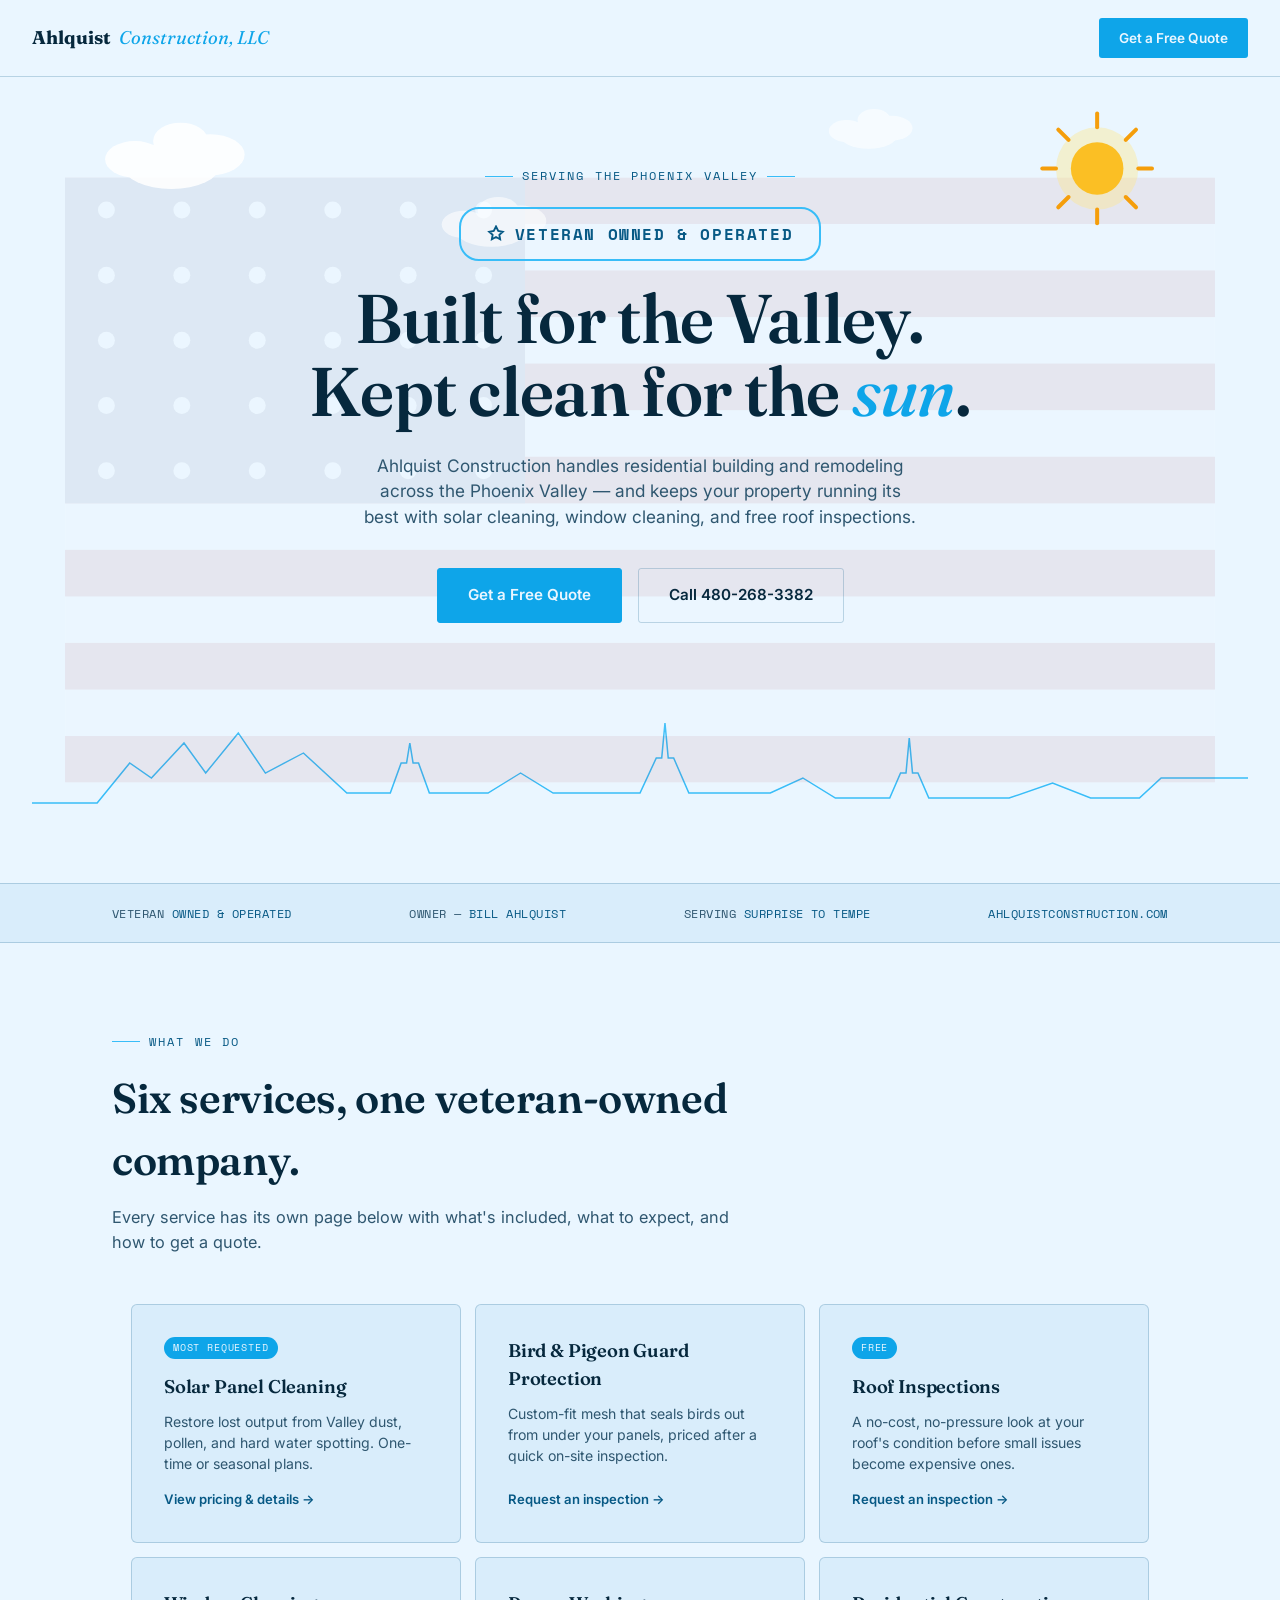
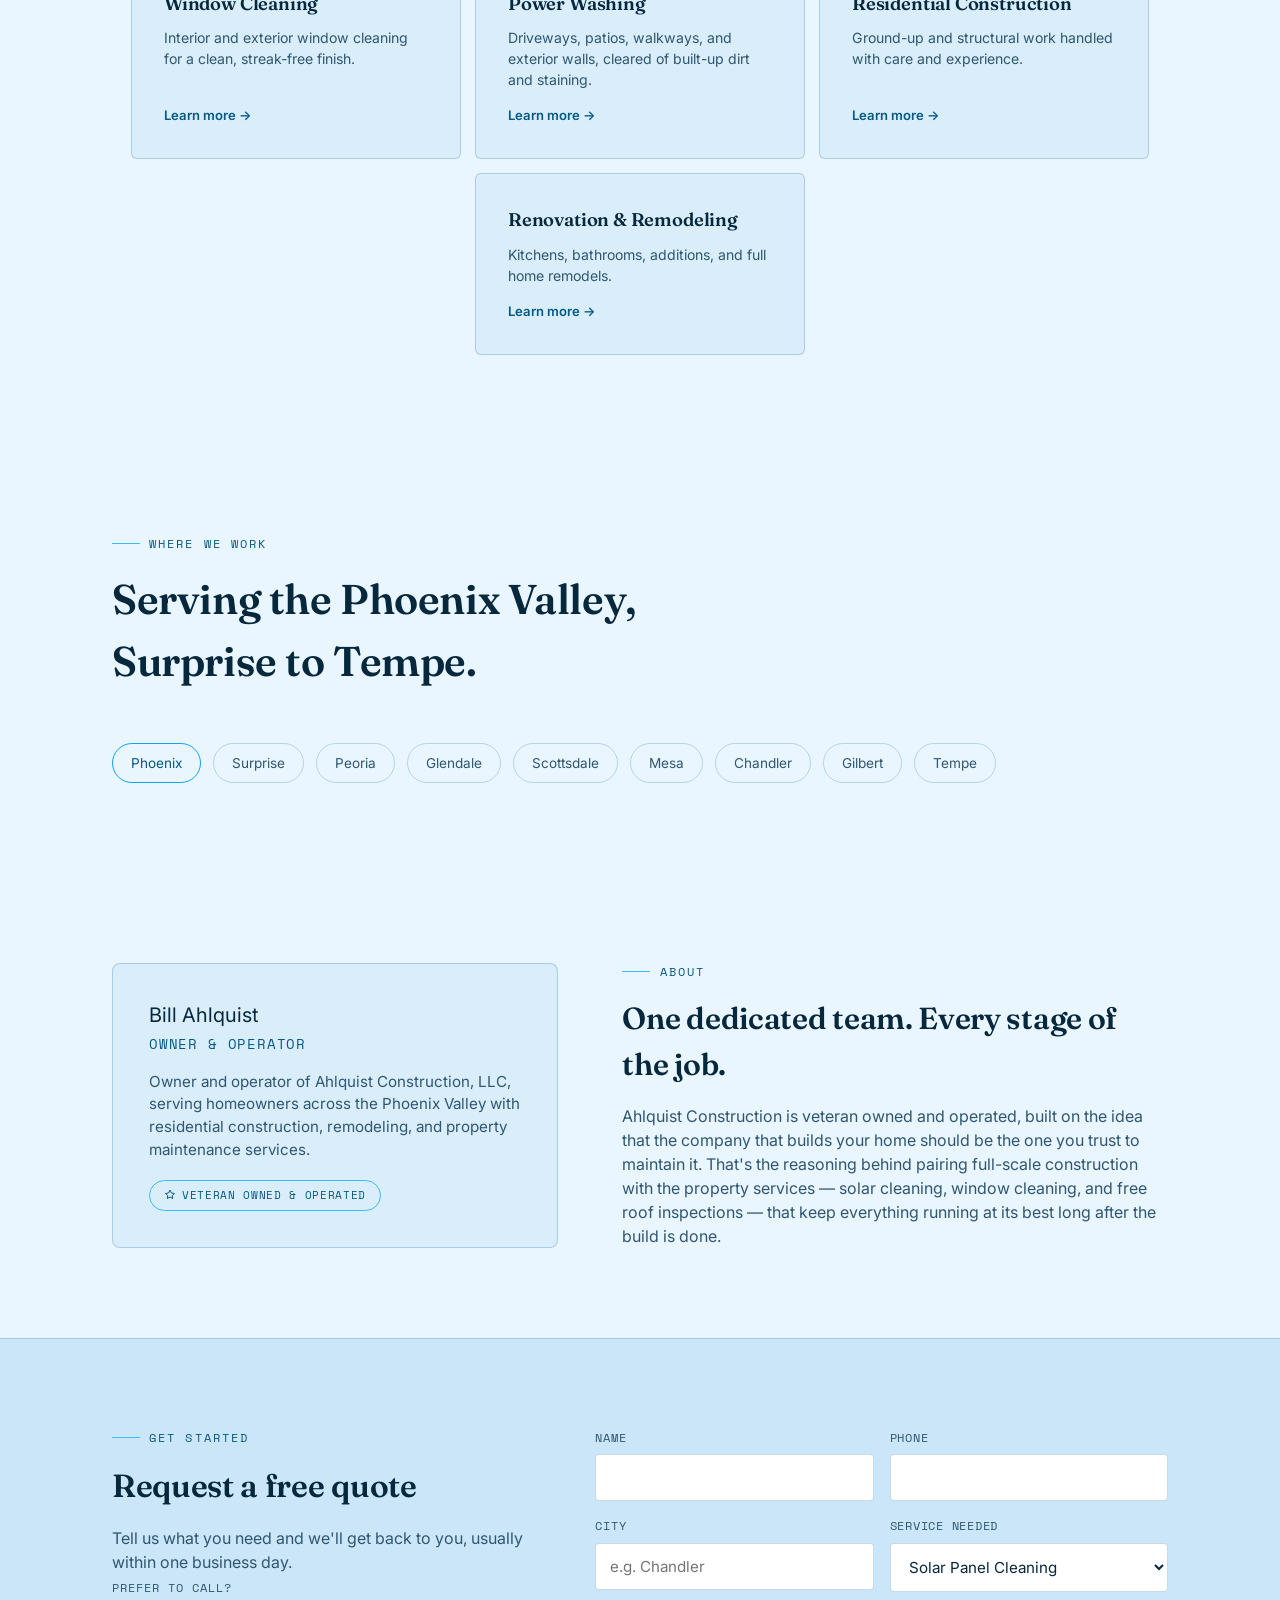
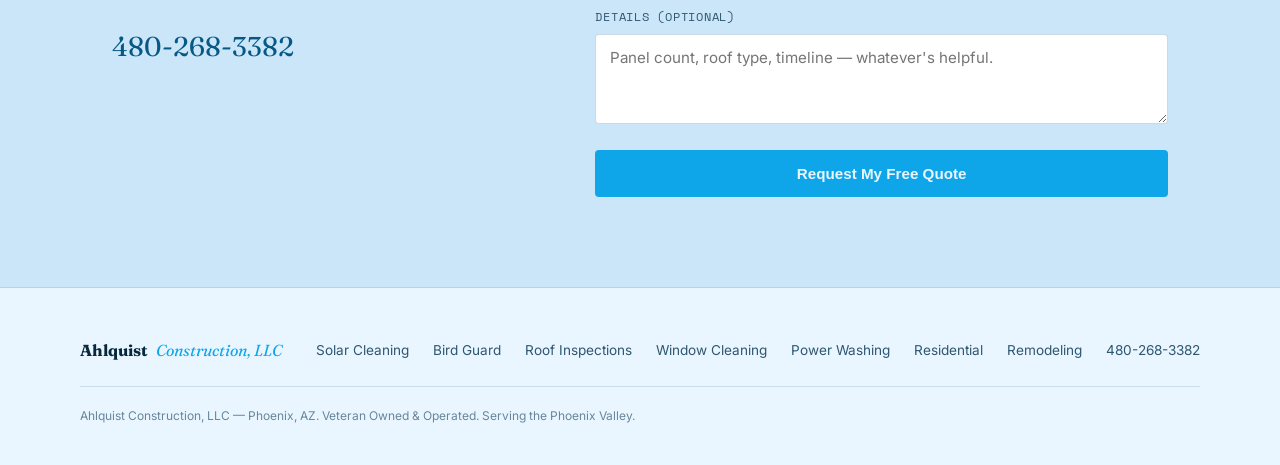
<file: index.html>
<!DOCTYPE html>
<html lang="en">
<head>
<meta charset="UTF-8">
<meta name="viewport" content="width=device-width, initial-scale=1.0">
<title>Ahlquist Construction, LLC | Phoenix Valley General Contractor & Property Services</title>
<link rel="preconnect" href="https://fonts.googleapis.com">
<link href="https://fonts.googleapis.com/css2?family=Fraunces:ital,opsz,wght@0,9..144,400;0,9..144,600;0,9..144,700;1,9..144,500&family=Inter:wght@400;500;600;700&family=Space+Mono:wght@400;700&display=swap" rel="stylesheet">
<link rel="stylesheet" href="style.css">
</head>
<body>

<nav>
  <div class="nav-inner">
    <div class="brand">Ahlquist <span>Construction, LLC</span></div>
    <div class="nav-links">
      <a href="solar-panel-cleaning.html">Solar Cleaning</a>
      <a href="bird-guard-protection.html">Bird Guard</a>
      <a href="roof-inspections.html">Roof Inspections</a>
      <a href="window-cleaning.html">Window Cleaning</a>
      <a href="power-washing.html">Power Washing</a>
      <a href="residential-construction.html">Residential</a>
      <a href="renovation-remodeling.html">Remodeling</a>
    </div>
    <a href="#quote" class="nav-cta">Get a Free Quote</a>
  </div>
</nav>

<section class="hero">
  <svg class="flag-decor" viewBox="0 0 950 500" preserveAspectRatio="xMidYMid meet" aria-hidden="true">
    <g>
    <rect x="0" y="0" width="950" height="500" fill="#ffffff"/>
    <rect x="0" y="0.0" width="950" height="38.5" fill="#B22234"/>
    <rect x="0" y="76.9" width="950" height="38.5" fill="#B22234"/>
    <rect x="0" y="153.8" width="950" height="38.5" fill="#B22234"/>
    <rect x="0" y="230.8" width="950" height="38.5" fill="#B22234"/>
    <rect x="0" y="307.7" width="950" height="38.5" fill="#B22234"/>
    <rect x="0" y="384.6" width="950" height="38.5" fill="#B22234"/>
    <rect x="0" y="461.5" width="950" height="38.5" fill="#B22234"/>
    <rect x="0" y="0" width="380.0" height="269.2" fill="#3C3B6E"/>
    <circle cx="34.2" cy="26.9" r="7" fill="#ffffff"/>
    <circle cx="96.5" cy="26.9" r="7" fill="#ffffff"/>
    <circle cx="158.8" cy="26.9" r="7" fill="#ffffff"/>
    <circle cx="221.2" cy="26.9" r="7" fill="#ffffff"/>
    <circle cx="283.5" cy="26.9" r="7" fill="#ffffff"/>
    <circle cx="345.8" cy="26.9" r="7" fill="#ffffff"/>
    <circle cx="34.2" cy="80.8" r="7" fill="#ffffff"/>
    <circle cx="96.5" cy="80.8" r="7" fill="#ffffff"/>
    <circle cx="158.8" cy="80.8" r="7" fill="#ffffff"/>
    <circle cx="221.2" cy="80.8" r="7" fill="#ffffff"/>
    <circle cx="283.5" cy="80.8" r="7" fill="#ffffff"/>
    <circle cx="345.8" cy="80.8" r="7" fill="#ffffff"/>
    <circle cx="34.2" cy="134.6" r="7" fill="#ffffff"/>
    <circle cx="96.5" cy="134.6" r="7" fill="#ffffff"/>
    <circle cx="158.8" cy="134.6" r="7" fill="#ffffff"/>
    <circle cx="221.2" cy="134.6" r="7" fill="#ffffff"/>
    <circle cx="283.5" cy="134.6" r="7" fill="#ffffff"/>
    <circle cx="345.8" cy="134.6" r="7" fill="#ffffff"/>
    <circle cx="34.2" cy="188.5" r="7" fill="#ffffff"/>
    <circle cx="96.5" cy="188.5" r="7" fill="#ffffff"/>
    <circle cx="158.8" cy="188.5" r="7" fill="#ffffff"/>
    <circle cx="221.2" cy="188.5" r="7" fill="#ffffff"/>
    <circle cx="283.5" cy="188.5" r="7" fill="#ffffff"/>
    <circle cx="345.8" cy="188.5" r="7" fill="#ffffff"/>
    <circle cx="34.2" cy="242.3" r="7" fill="#ffffff"/>
    <circle cx="96.5" cy="242.3" r="7" fill="#ffffff"/>
    <circle cx="158.8" cy="242.3" r="7" fill="#ffffff"/>
    <circle cx="221.2" cy="242.3" r="7" fill="#ffffff"/>
    <circle cx="283.5" cy="242.3" r="7" fill="#ffffff"/>
    <circle cx="345.8" cy="242.3" r="7" fill="#ffffff"/>
    </g>
  </svg>
  <svg class="sky-decor" viewBox="0 0 1120 300" preserveAspectRatio="xMidYMid slice" aria-hidden="true">
    <g class="cloud" transform="translate(150,70)">
      <ellipse cx="0" cy="18" rx="42" ry="20"/>
      <ellipse cx="34" cy="8" rx="30" ry="18"/>
      <ellipse cx="-32" cy="12" rx="26" ry="16"/>
      <ellipse cx="8" cy="-4" rx="24" ry="16"/>
    </g>
    <g class="cloud cloud-soft" transform="translate(430,130) scale(0.75)">
      <ellipse cx="0" cy="18" rx="42" ry="20"/>
      <ellipse cx="34" cy="8" rx="30" ry="18"/>
      <ellipse cx="-32" cy="12" rx="26" ry="16"/>
      <ellipse cx="8" cy="-4" rx="24" ry="16"/>
    </g>
    <g class="sun" transform="translate(960,90)">
      <circle r="36" fill="#FDE68A" opacity="0.4"/>
      <circle r="23" fill="#FBBF24"/>
      <g stroke="#F59E0B" stroke-width="3.5" stroke-linecap="round">
        <line x1="0" y1="-48" x2="0" y2="-36"/>
        <line x1="0" y1="36" x2="0" y2="48"/>
        <line x1="-48" y1="0" x2="-36" y2="0"/>
        <line x1="36" y1="0" x2="48" y2="0"/>
        <line x1="-34" y1="-34" x2="-25" y2="-25"/>
        <line x1="25" y1="25" x2="34" y2="34"/>
        <line x1="-34" y1="34" x2="-25" y2="25"/>
        <line x1="25" y1="-25" x2="34" y2="-34"/>
      </g>
    </g>
    <g class="cloud cloud-soft" transform="translate(760,50) scale(0.6)">
      <ellipse cx="0" cy="18" rx="42" ry="20"/>
      <ellipse cx="34" cy="8" rx="30" ry="18"/>
      <ellipse cx="-32" cy="12" rx="26" ry="16"/>
      <ellipse cx="8" cy="-4" rx="24" ry="16"/>
    </g>
  </svg>
  <div class="wrap">
    <div class="eyebrow">Serving the Phoenix Valley</div>
    <div class="badge-row">
      <span class="badge badge-large"><svg viewBox="0 0 24 24" fill="none" stroke="currentColor" stroke-width="2.5"><path d="M12 2l3 6 6 1-4.5 4 1 6L12 16l-5.5 3 1-6L3 9l6-1z"/></svg>Veteran Owned &amp; Operated</span>
    </div>
    <h1>Built for the Valley.<br>Kept clean for the <em>sun</em>.</h1>
    <p class="sub">Ahlquist Construction handles residential building and remodeling across the Phoenix Valley — and keeps your property running its best with solar cleaning, window cleaning, and free roof inspections.</p>
    <div class="hero-ctas">
      <a href="#quote" class="btn-primary">Get a Free Quote</a>
      <a href="tel:4802683382" class="btn-ghost">Call 480-268-3382</a>
    </div>
  </div>
  <svg class="skyline" viewBox="0 0 1120 130" preserveAspectRatio="none">
    <path class="draw" d="M0,120 L60,120 L90,80 L110,95 L140,60 L160,90 L190,50 L215,90 L250,70 L290,110 L330,110 L340,80 L345,80 L348,60 L351,80 L356,80 L366,110 L420,110 L450,90 L480,110 L560,110 L575,75 L580,75 L583,40 L586,75 L591,75 L605,110 L680,110 L710,95 L740,115 L790,115 L800,90 L805,90 L808,55 L811,90 L816,90 L826,115 L900,115 L940,100 L975,115 L1020,115 L1040,95 L1120,95" />
  </svg>
</section>

<div class="trust">
  <div class="trust-inner">
    <div>Veteran <span>Owned &amp; Operated</span></div>
    <div>Owner — <span>Bill Ahlquist</span></div>
    <div>Serving <span>Surprise to Tempe</span></div>
    <div><span>ahlquistconstruction.com</span></div>
  </div>
</div>

<section id="services">
  <div class="wrap">
    <div class="section-head">
      <div class="eyebrow">What we do</div>
      <h2>Six services, one veteran-owned company.</h2>
      <p>Every service has its own page below with what's included, what to expect, and how to get a quote.</p>
    </div>
    <div class="services-grid">
      <a class="service-card" href="solar-panel-cleaning.html">
        <span class="tag">Most Requested</span>
        <h3>Solar Panel Cleaning</h3>
        <p>Restore lost output from Valley dust, pollen, and hard water spotting. One-time or seasonal plans.</p>
        <span class="go">View pricing &amp; details →</span>
      </a>
      <a class="service-card" href="bird-guard-protection.html">
        <h3>Bird &amp; Pigeon Guard Protection</h3>
        <p>Custom-fit mesh that seals birds out from under your panels, priced after a quick on-site inspection.</p>
        <span class="go">Request an inspection →</span>
      </a>
      <a class="service-card" href="roof-inspections.html">
        <span class="tag">Free</span>
        <h3>Roof Inspections</h3>
        <p>A no-cost, no-pressure look at your roof's condition before small issues become expensive ones.</p>
        <span class="go">Request an inspection →</span>
      </a>
      <a class="service-card" href="window-cleaning.html">
        <h3>Window Cleaning</h3>
        <p>Interior and exterior window cleaning for a clean, streak-free finish.</p>
        <span class="go">Learn more →</span>
      </a>
      <a class="service-card" href="power-washing.html">
        <h3>Power Washing</h3>
        <p>Driveways, patios, walkways, and exterior walls, cleared of built-up dirt and staining.</p>
        <span class="go">Learn more →</span>
      </a>
      <a class="service-card" href="residential-construction.html">
        <h3>Residential Construction</h3>
        <p>Ground-up and structural work handled with care and experience.</p>
        <span class="go">Learn more →</span>
      </a>
      <a class="service-card" href="renovation-remodeling.html">
        <h3>Renovation &amp; Remodeling</h3>
        <p>Kitchens, bathrooms, additions, and full home remodels.</p>
        <span class="go">Learn more →</span>
      </a>
    </div>
  </div>
</section>

<section id="area">
  <div class="wrap">
    <div class="section-head">
      <div class="eyebrow">Where we work</div>
      <h2>Serving the Phoenix Valley, Surprise to Tempe.</h2>
    </div>
    <div class="area">
      <span class="hq">Phoenix</span>
      <span>Surprise</span>
      <span>Peoria</span>
      <span>Glendale</span>
      <span>Scottsdale</span>
      <span>Mesa</span>
      <span>Chandler</span>
      <span>Gilbert</span>
      <span>Tempe</span>
    </div>
  </div>
</section>

<section id="about">
  <div class="wrap">
    <div class="about-grid">
      <div class="about-card">
        <div class="name">Bill Ahlquist</div>
        <div class="role">Owner &amp; Operator</div>
        <p>Owner and operator of Ahlquist Construction, LLC, serving homeowners across the Phoenix Valley with residential construction, remodeling, and property maintenance services.</p>
        <div class="badge-row">
          <span class="badge"><svg viewBox="0 0 24 24" fill="none" stroke="currentColor" stroke-width="2"><path d="M12 2l3 6 6 1-4.5 4 1 6L12 16l-5.5 3 1-6L3 9l6-1z"/></svg>Veteran Owned &amp; Operated</span>
        </div>
      </div>
      <div>
        <div class="eyebrow">About</div>
        <h2 style="margin-top:16px; font-size:1.9rem;">One dedicated team. Every stage of the job.</h2>
        <p style="color:var(--text-secondary); margin-top:16px;">Ahlquist Construction is veteran owned and operated, built on the idea that the company that builds your home should be the one you trust to maintain it. That's the reasoning behind pairing full-scale construction with the property services — solar cleaning, window cleaning, and free roof inspections — that keep everything running at its best long after the build is done.</p>
      </div>
    </div>
  </div>
</section>

<section class="quote" id="quote">
  <div class="wrap">
    <div class="quote-grid">
      <div class="quote-copy">
        <div class="eyebrow">Get started</div>
        <h2 style="margin-top:16px; font-size:2rem;">Request a free quote</h2>
        <p>Tell us what you need and we'll get back to you, usually within one business day.</p>
        <span class="phone-label">Prefer to call?</span>
        <a href="tel:4802683382" class="phone-big">480-268-3382</a>
      </div>
      <form id="quoteForm" action="https://formspree.io/f/xgawaojd" method="POST">
        <div class="form-row">
          <div>
            <label for="fname">Name</label>
            <input type="text" id="fname" name="name" required>
          </div>
          <div>
            <label for="fphone">Phone</label>
            <input type="tel" id="fphone" name="phone" required>
          </div>
        </div>
        <div class="form-row">
          <div>
            <label for="fcity">City</label>
            <input type="text" id="fcity" name="city" placeholder="e.g. Chandler">
          </div>
          <div>
            <label for="fservice">Service Needed</label>
            <select id="fservice" name="service">
              <option>Solar Panel Cleaning</option>
              <option>Bird & Pigeon Guard Protection</option>
              <option>Free Roof Inspection</option>
              <option>Window Cleaning</option>
              <option>Power Washing</option>
              <option>Residential Construction</option>
              <option>Renovation / Remodeling</option>
              <option>Other</option>
            </select>
          </div>
        </div>
        <div>
          <label for="fmsg">Details (optional)</label>
          <textarea id="fmsg" name="message" placeholder="Panel count, roof type, timeline — whatever's helpful."></textarea>
        </div>
        <input type="text" name="_gotcha" style="display:none" tabindex="-1" autocomplete="off">
        <button type="submit" class="submit-btn">Request My Free Quote</button>
        <p id="formStatus"></p>
      </form>
    </div>
  </div>
</section>

<footer>
  <div class="footer-inner">
    <div class="brand">Ahlquist <span>Construction, LLC</span></div>
    <div class="footer-links">
      <a href="solar-panel-cleaning.html">Solar Cleaning</a>
      <a href="bird-guard-protection.html">Bird Guard</a>
      <a href="roof-inspections.html">Roof Inspections</a>
      <a href="window-cleaning.html">Window Cleaning</a>
      <a href="power-washing.html">Power Washing</a>
      <a href="residential-construction.html">Residential</a>
      <a href="renovation-remodeling.html">Remodeling</a>
      <a href="tel:4802683382">480-268-3382</a>
    </div>
  </div>
  <div class="footer-fine wrap" style="padding-left:0; padding-right:0;">Ahlquist Construction, LLC — Phoenix, AZ. Veteran Owned &amp; Operated. Serving the Phoenix Valley.</div>
</footer>

<script>
  const quoteForm = document.getElementById('quoteForm');
  const formStatus = document.getElementById('formStatus');
  quoteForm.addEventListener('submit', function(e) {
    e.preventDefault();
    const data = new FormData(quoteForm);
    const submitBtn = quoteForm.querySelector('.submit-btn');
    submitBtn.disabled = true;
    submitBtn.textContent = 'Sending...';
    fetch(quoteForm.action, {
      method: 'POST',
      body: data,
      headers: { 'Accept': 'application/json' }
    }).then(function(response) {
      if (response.ok) {
        formStatus.textContent = "Thanks — your request has been sent. We'll be in touch soon.";
        formStatus.style.display = 'block';
        quoteForm.reset();
      } else {
        formStatus.textContent = "Something went wrong. Please call 480-268-3382 instead.";
        formStatus.style.display = 'block';
      }
    }).catch(function() {
      formStatus.textContent = "Something went wrong. Please call 480-268-3382 instead.";
      formStatus.style.display = 'block';
    }).finally(function() {
      submitBtn.disabled = false;
      submitBtn.textContent = 'Request My Free Quote';
    });
  });
</script>

</body>
</html>
</file>
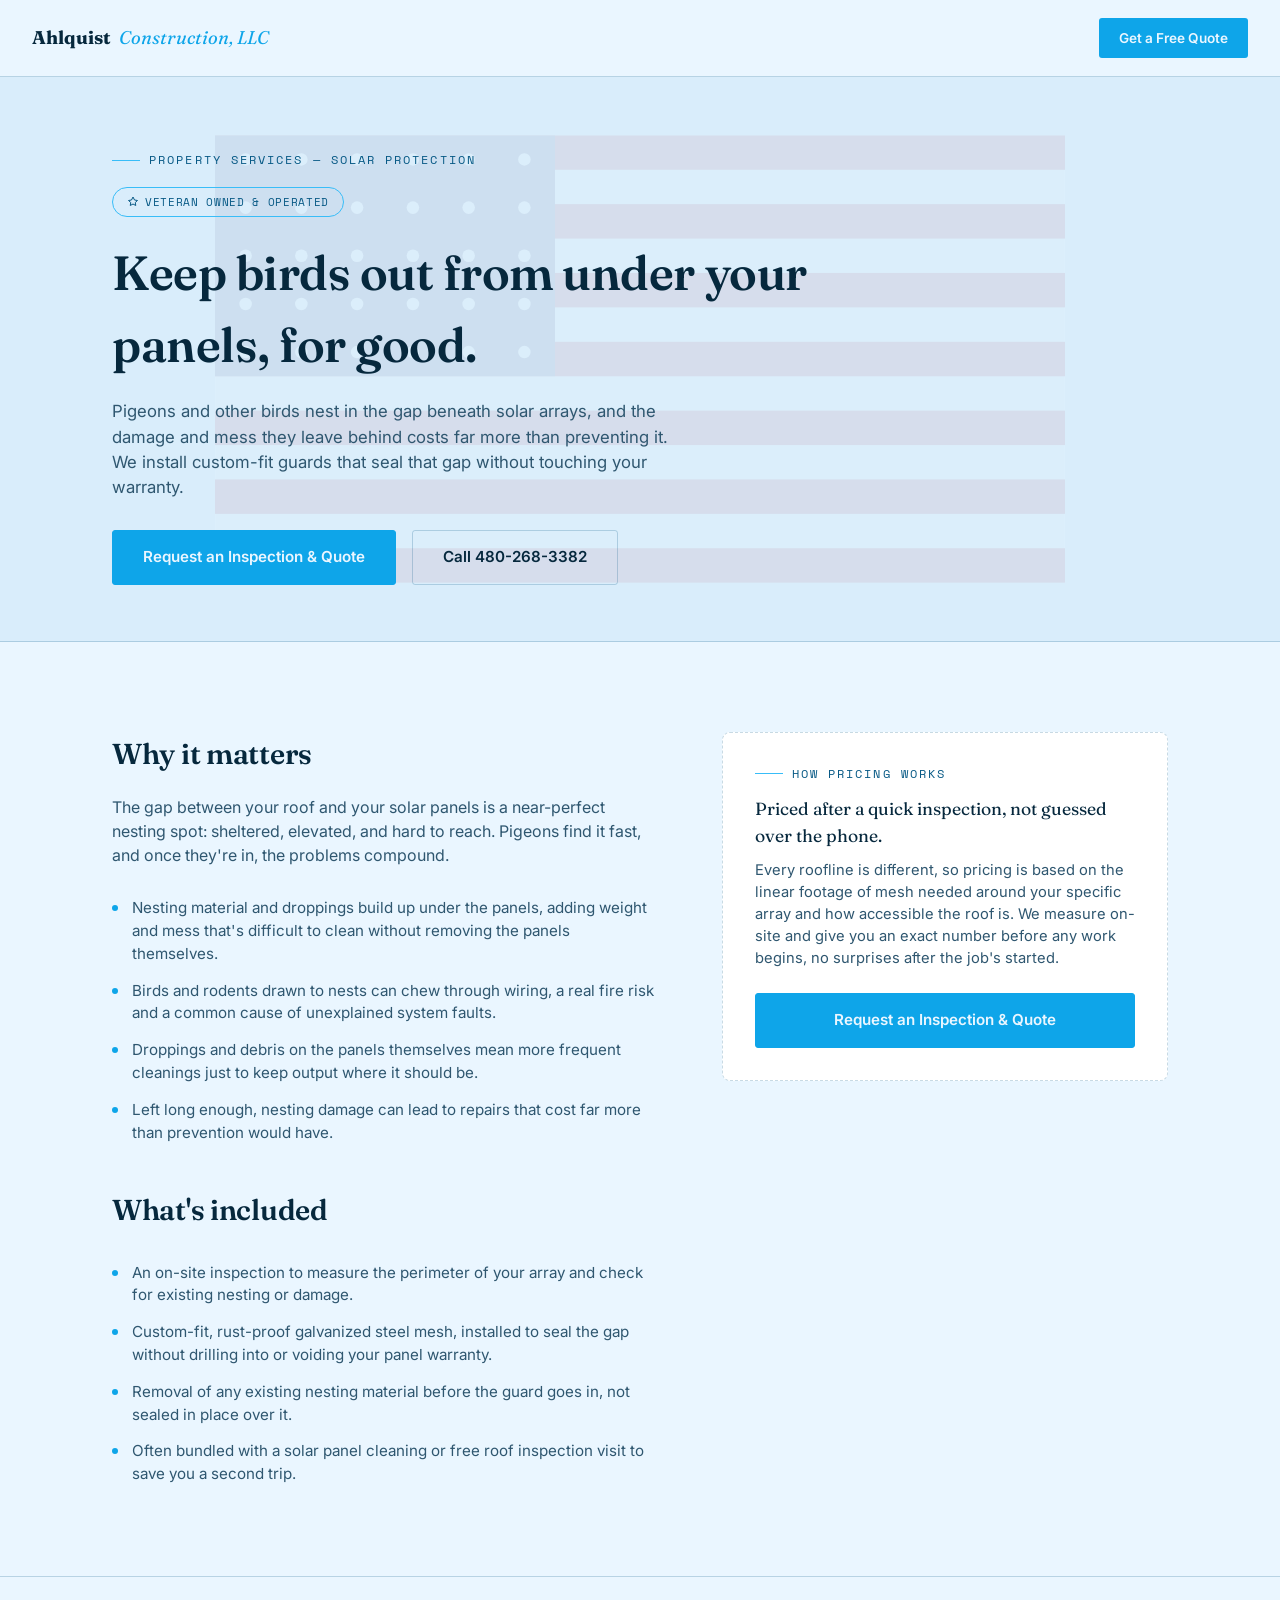
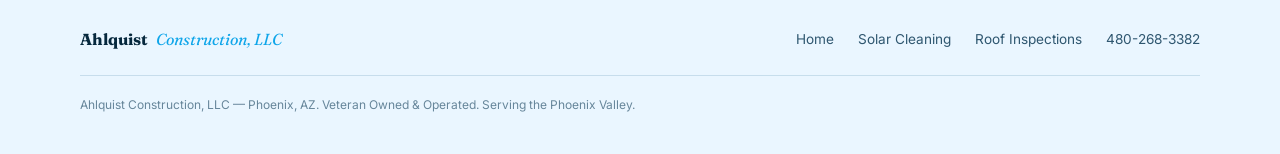
<file: bird-guard-protection.html>
<!DOCTYPE html>
<html lang="en">
<head>
<meta charset="UTF-8">
<meta name="viewport" content="width=device-width, initial-scale=1.0">
<title>Bird & Pigeon Guard Protection Phoenix, AZ | Ahlquist Construction, LLC</title>
<link rel="preconnect" href="https://fonts.googleapis.com">
<link href="https://fonts.googleapis.com/css2?family=Fraunces:ital,opsz,wght@0,9..144,400;0,9..144,600;0,9..144,700;1,9..144,500&family=Inter:wght@400;500;600;700&family=Space+Mono:wght@400;700&display=swap" rel="stylesheet">
<link rel="stylesheet" href="style.css">
</head>
<body>

<nav>
  <div class="nav-inner">
    <div class="brand">Ahlquist <span>Construction, LLC</span></div>
    <div class="nav-links">
      <a href="solar-panel-cleaning.html">Solar Cleaning</a>
      <a href="bird-guard-protection.html" class="active">Bird Guard</a>
      <a href="roof-inspections.html">Roof Inspections</a>
      <a href="window-cleaning.html">Window Cleaning</a>
      <a href="power-washing.html">Power Washing</a>
      <a href="residential-construction.html">Residential</a>
      <a href="renovation-remodeling.html">Remodeling</a>
    </div>
    <a href="index.html#quote" class="nav-cta">Get a Free Quote</a>
  </div>
</nav>

<section class="page-hero">
  <svg class="flag-decor-page" viewBox="0 0 950 500" preserveAspectRatio="xMidYMid meet" aria-hidden="true">
    <g>
    <rect x="0" y="0" width="950" height="500" fill="#ffffff"/>
    <rect x="0" y="0.0" width="950" height="38.5" fill="#B22234"/>
    <rect x="0" y="76.9" width="950" height="38.5" fill="#B22234"/>
    <rect x="0" y="153.8" width="950" height="38.5" fill="#B22234"/>
    <rect x="0" y="230.8" width="950" height="38.5" fill="#B22234"/>
    <rect x="0" y="307.7" width="950" height="38.5" fill="#B22234"/>
    <rect x="0" y="384.6" width="950" height="38.5" fill="#B22234"/>
    <rect x="0" y="461.5" width="950" height="38.5" fill="#B22234"/>
    <rect x="0" y="0" width="380.0" height="269.2" fill="#3C3B6E"/>
    <circle cx="34.2" cy="26.9" r="7" fill="#ffffff"/>
    <circle cx="96.5" cy="26.9" r="7" fill="#ffffff"/>
    <circle cx="158.8" cy="26.9" r="7" fill="#ffffff"/>
    <circle cx="221.2" cy="26.9" r="7" fill="#ffffff"/>
    <circle cx="283.5" cy="26.9" r="7" fill="#ffffff"/>
    <circle cx="345.8" cy="26.9" r="7" fill="#ffffff"/>
    <circle cx="34.2" cy="80.8" r="7" fill="#ffffff"/>
    <circle cx="96.5" cy="80.8" r="7" fill="#ffffff"/>
    <circle cx="158.8" cy="80.8" r="7" fill="#ffffff"/>
    <circle cx="221.2" cy="80.8" r="7" fill="#ffffff"/>
    <circle cx="283.5" cy="80.8" r="7" fill="#ffffff"/>
    <circle cx="345.8" cy="80.8" r="7" fill="#ffffff"/>
    <circle cx="34.2" cy="134.6" r="7" fill="#ffffff"/>
    <circle cx="96.5" cy="134.6" r="7" fill="#ffffff"/>
    <circle cx="158.8" cy="134.6" r="7" fill="#ffffff"/>
    <circle cx="221.2" cy="134.6" r="7" fill="#ffffff"/>
    <circle cx="283.5" cy="134.6" r="7" fill="#ffffff"/>
    <circle cx="345.8" cy="134.6" r="7" fill="#ffffff"/>
    <circle cx="34.2" cy="188.5" r="7" fill="#ffffff"/>
    <circle cx="96.5" cy="188.5" r="7" fill="#ffffff"/>
    <circle cx="158.8" cy="188.5" r="7" fill="#ffffff"/>
    <circle cx="221.2" cy="188.5" r="7" fill="#ffffff"/>
    <circle cx="283.5" cy="188.5" r="7" fill="#ffffff"/>
    <circle cx="345.8" cy="188.5" r="7" fill="#ffffff"/>
    <circle cx="34.2" cy="242.3" r="7" fill="#ffffff"/>
    <circle cx="96.5" cy="242.3" r="7" fill="#ffffff"/>
    <circle cx="158.8" cy="242.3" r="7" fill="#ffffff"/>
    <circle cx="221.2" cy="242.3" r="7" fill="#ffffff"/>
    <circle cx="283.5" cy="242.3" r="7" fill="#ffffff"/>
    <circle cx="345.8" cy="242.3" r="7" fill="#ffffff"/>
    </g>
  </svg>
  <div class="wrap">
    <div class="eyebrow">Property Services — Solar Protection</div>
    <div class="badge-row" style="justify-content:flex-start; margin-bottom:20px;">
      <span class="badge"><svg viewBox="0 0 24 24" fill="none" stroke="currentColor" stroke-width="2"><path d="M12 2l3 6 6 1-4.5 4 1 6L12 16l-5.5 3 1-6L3 9l6-1z"/></svg>Veteran Owned &amp; Operated</span>
    </div>
    <h1>Keep birds out from under your panels, for good.</h1>
    <p class="sub">Pigeons and other birds nest in the gap beneath solar arrays, and the damage and mess they leave behind costs far more than preventing it. We install custom-fit guards that seal that gap without touching your warranty.</p>
    <div class="page-hero-ctas">
      <a href="index.html#quote" class="btn-primary">Request an Inspection &amp; Quote</a>
      <a href="tel:4802683382" class="btn-ghost">Call 480-268-3382</a>
    </div>
  </div>
</section>

<section>
  <div class="wrap">
    <div class="content-grid">
      <div class="content-copy">
        <h2 style="margin-bottom:20px; font-size:1.8rem;">Why it matters</h2>
        <p>The gap between your roof and your solar panels is a near-perfect nesting spot: sheltered, elevated, and hard to reach. Pigeons find it fast, and once they're in, the problems compound.</p>
        <div class="content-list">
          <div class="list-item"><div class="dot"></div><p>Nesting material and droppings build up under the panels, adding weight and mess that's difficult to clean without removing the panels themselves.</p></div>
          <div class="list-item"><div class="dot"></div><p>Birds and rodents drawn to nests can chew through wiring, a real fire risk and a common cause of unexplained system faults.</p></div>
          <div class="list-item"><div class="dot"></div><p>Droppings and debris on the panels themselves mean more frequent cleanings just to keep output where it should be.</p></div>
          <div class="list-item"><div class="dot"></div><p>Left long enough, nesting damage can lead to repairs that cost far more than prevention would have.</p></div>
        </div>

        <h2 style="margin:44px 0 20px; font-size:1.8rem;">What's included</h2>
        <div class="content-list">
          <div class="list-item"><div class="dot"></div><p>An on-site inspection to measure the perimeter of your array and check for existing nesting or damage.</p></div>
          <div class="list-item"><div class="dot"></div><p>Custom-fit, rust-proof galvanized steel mesh, installed to seal the gap without drilling into or voiding your panel warranty.</p></div>
          <div class="list-item"><div class="dot"></div><p>Removal of any existing nesting material before the guard goes in, not sealed in place over it.</p></div>
          <div class="list-item"><div class="dot"></div><p>Often bundled with a solar panel cleaning or free roof inspection visit to save you a second trip.</p></div>
        </div>
      </div>

      <div class="tbd-card">
        <div class="eyebrow">How Pricing Works</div>
        <p style="color:var(--text-primary); font-size:1.1rem; font-family:'Fraunces', serif; margin-bottom:10px;">Priced after a quick inspection, not guessed over the phone.</p>
        <p>Every roofline is different, so pricing is based on the linear footage of mesh needed around your specific array and how accessible the roof is. We measure on-site and give you an exact number before any work begins, no surprises after the job's started.</p>
        <a href="index.html#quote" class="btn-primary" style="width:100%; text-align:center; margin-top:24px;">Request an Inspection &amp; Quote</a>
      </div>
    </div>
  </div>
</section>

<footer>
  <div class="footer-inner">
    <div class="brand">Ahlquist <span>Construction, LLC</span></div>
    <div class="footer-links">
      <a href="index.html">Home</a>
      <a href="solar-panel-cleaning.html">Solar Cleaning</a>
      <a href="roof-inspections.html">Roof Inspections</a>
      <a href="tel:4802683382">480-268-3382</a>
    </div>
  </div>
  <div class="footer-fine wrap" style="padding-left:0; padding-right:0;">Ahlquist Construction, LLC — Phoenix, AZ. Veteran Owned &amp; Operated. Serving the Phoenix Valley.</div>
</footer>

</body>
</html>
</file>
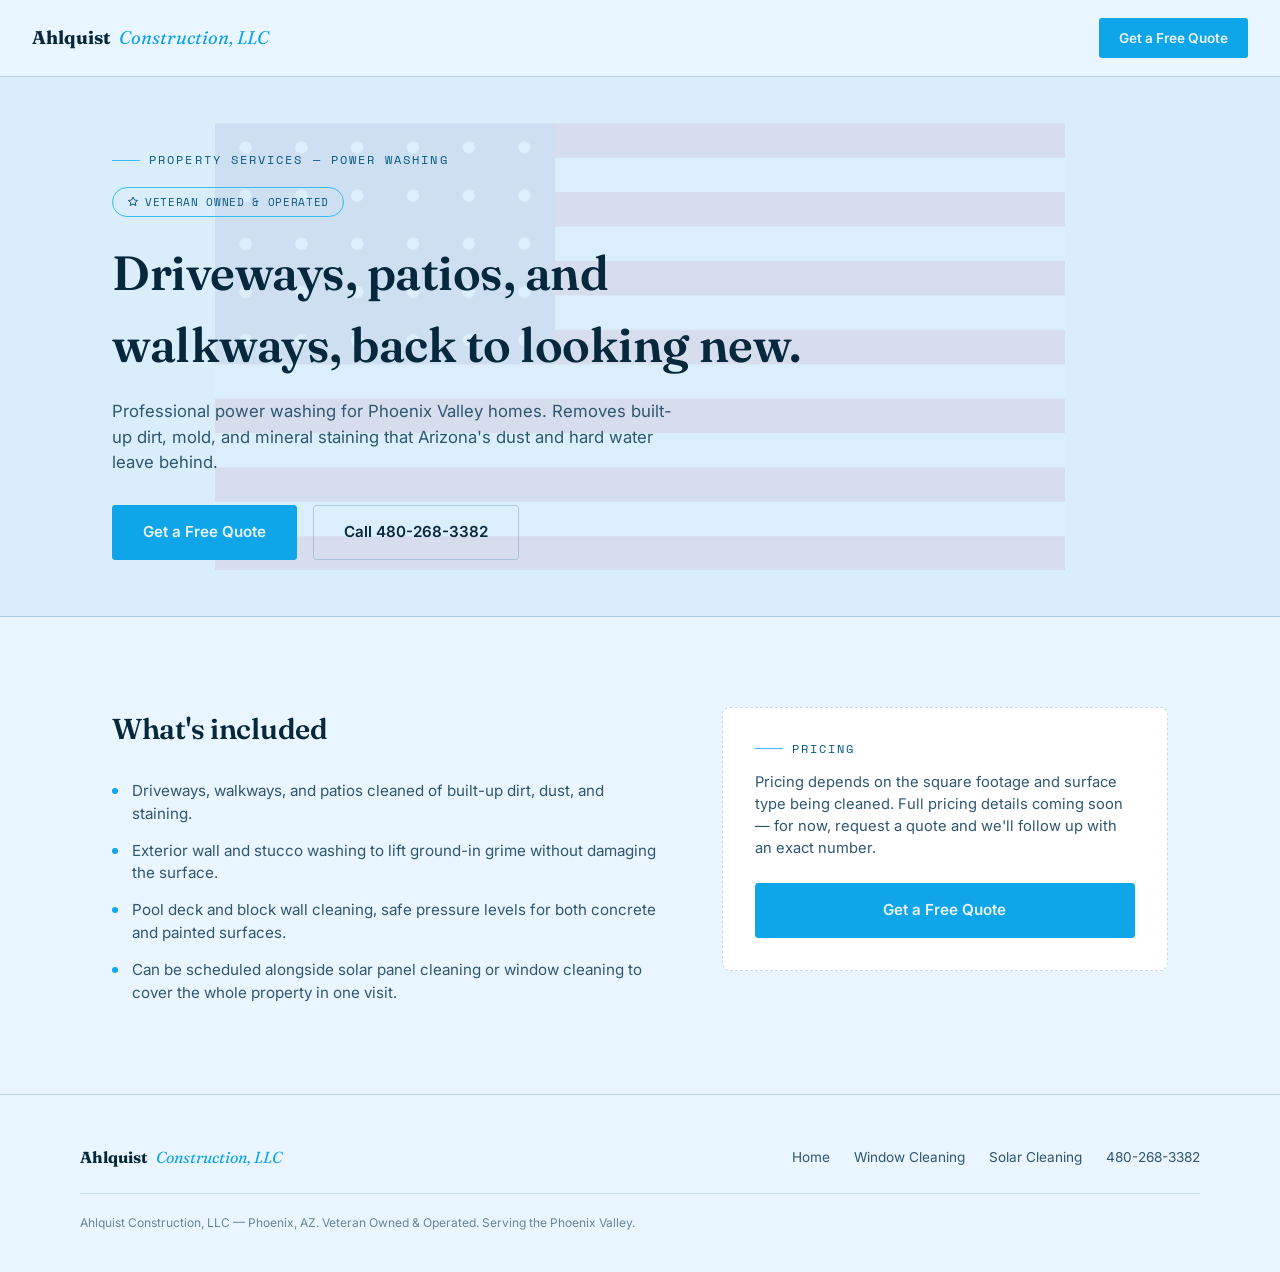
<file: power-washing.html>
<!DOCTYPE html>
<html lang="en">
<head>
<meta charset="UTF-8">
<meta name="viewport" content="width=device-width, initial-scale=1.0">
<title>Power Washing Phoenix, AZ | Ahlquist Construction, LLC</title>
<link rel="preconnect" href="https://fonts.googleapis.com">
<link href="https://fonts.googleapis.com/css2?family=Fraunces:ital,opsz,wght@0,9..144,400;0,9..144,600;0,9..144,700;1,9..144,500&family=Inter:wght@400;500;600;700&family=Space+Mono:wght@400;700&display=swap" rel="stylesheet">
<link rel="stylesheet" href="style.css">
</head>
<body>

<nav>
  <div class="nav-inner">
    <div class="brand">Ahlquist <span>Construction, LLC</span></div>
    <div class="nav-links">
      <a href="solar-panel-cleaning.html">Solar Cleaning</a>
      <a href="bird-guard-protection.html">Bird Guard</a>
      <a href="roof-inspections.html">Roof Inspections</a>
      <a href="window-cleaning.html">Window Cleaning</a>
      <a href="power-washing.html" class="active">Power Washing</a>
      <a href="residential-construction.html">Residential</a>
      <a href="renovation-remodeling.html">Remodeling</a>
    </div>
    <a href="index.html#quote" class="nav-cta">Get a Free Quote</a>
  </div>
</nav>

<section class="page-hero">
  <svg class="flag-decor-page" viewBox="0 0 950 500" preserveAspectRatio="xMidYMid meet" aria-hidden="true">
    <g>
    <rect x="0" y="0" width="950" height="500" fill="#ffffff"/>
    <rect x="0" y="0.0" width="950" height="38.5" fill="#B22234"/>
    <rect x="0" y="76.9" width="950" height="38.5" fill="#B22234"/>
    <rect x="0" y="153.8" width="950" height="38.5" fill="#B22234"/>
    <rect x="0" y="230.8" width="950" height="38.5" fill="#B22234"/>
    <rect x="0" y="307.7" width="950" height="38.5" fill="#B22234"/>
    <rect x="0" y="384.6" width="950" height="38.5" fill="#B22234"/>
    <rect x="0" y="461.5" width="950" height="38.5" fill="#B22234"/>
    <rect x="0" y="0" width="380.0" height="269.2" fill="#3C3B6E"/>
    <circle cx="34.2" cy="26.9" r="7" fill="#ffffff"/>
    <circle cx="96.5" cy="26.9" r="7" fill="#ffffff"/>
    <circle cx="158.8" cy="26.9" r="7" fill="#ffffff"/>
    <circle cx="221.2" cy="26.9" r="7" fill="#ffffff"/>
    <circle cx="283.5" cy="26.9" r="7" fill="#ffffff"/>
    <circle cx="345.8" cy="26.9" r="7" fill="#ffffff"/>
    <circle cx="34.2" cy="80.8" r="7" fill="#ffffff"/>
    <circle cx="96.5" cy="80.8" r="7" fill="#ffffff"/>
    <circle cx="158.8" cy="80.8" r="7" fill="#ffffff"/>
    <circle cx="221.2" cy="80.8" r="7" fill="#ffffff"/>
    <circle cx="283.5" cy="80.8" r="7" fill="#ffffff"/>
    <circle cx="345.8" cy="80.8" r="7" fill="#ffffff"/>
    <circle cx="34.2" cy="134.6" r="7" fill="#ffffff"/>
    <circle cx="96.5" cy="134.6" r="7" fill="#ffffff"/>
    <circle cx="158.8" cy="134.6" r="7" fill="#ffffff"/>
    <circle cx="221.2" cy="134.6" r="7" fill="#ffffff"/>
    <circle cx="283.5" cy="134.6" r="7" fill="#ffffff"/>
    <circle cx="345.8" cy="134.6" r="7" fill="#ffffff"/>
    <circle cx="34.2" cy="188.5" r="7" fill="#ffffff"/>
    <circle cx="96.5" cy="188.5" r="7" fill="#ffffff"/>
    <circle cx="158.8" cy="188.5" r="7" fill="#ffffff"/>
    <circle cx="221.2" cy="188.5" r="7" fill="#ffffff"/>
    <circle cx="283.5" cy="188.5" r="7" fill="#ffffff"/>
    <circle cx="345.8" cy="188.5" r="7" fill="#ffffff"/>
    <circle cx="34.2" cy="242.3" r="7" fill="#ffffff"/>
    <circle cx="96.5" cy="242.3" r="7" fill="#ffffff"/>
    <circle cx="158.8" cy="242.3" r="7" fill="#ffffff"/>
    <circle cx="221.2" cy="242.3" r="7" fill="#ffffff"/>
    <circle cx="283.5" cy="242.3" r="7" fill="#ffffff"/>
    <circle cx="345.8" cy="242.3" r="7" fill="#ffffff"/>
    </g>
  </svg>
  <div class="wrap">
    <div class="eyebrow">Property Services — Power Washing</div>
    <div class="badge-row" style="justify-content:flex-start; margin-bottom:20px;">
      <span class="badge"><svg viewBox="0 0 24 24" fill="none" stroke="currentColor" stroke-width="2"><path d="M12 2l3 6 6 1-4.5 4 1 6L12 16l-5.5 3 1-6L3 9l6-1z"/></svg>Veteran Owned &amp; Operated</span>
    </div>
    <h1>Driveways, patios, and walkways, back to looking new.</h1>
    <p class="sub">Professional power washing for Phoenix Valley homes. Removes built-up dirt, mold, and mineral staining that Arizona's dust and hard water leave behind.</p>
    <div class="page-hero-ctas">
      <a href="index.html#quote" class="btn-primary">Get a Free Quote</a>
      <a href="tel:4802683382" class="btn-ghost">Call 480-268-3382</a>
    </div>
  </div>
</section>

<section>
  <div class="wrap">
    <div class="content-grid">
      <div class="content-copy">
        <h2 style="margin-bottom:20px; font-size:1.8rem;">What's included</h2>
        <div class="content-list">
          <div class="list-item"><div class="dot"></div><p>Driveways, walkways, and patios cleaned of built-up dirt, dust, and staining.</p></div>
          <div class="list-item"><div class="dot"></div><p>Exterior wall and stucco washing to lift ground-in grime without damaging the surface.</p></div>
          <div class="list-item"><div class="dot"></div><p>Pool deck and block wall cleaning, safe pressure levels for both concrete and painted surfaces.</p></div>
          <div class="list-item"><div class="dot"></div><p>Can be scheduled alongside solar panel cleaning or window cleaning to cover the whole property in one visit.</p></div>
        </div>
      </div>
      <div class="tbd-card">
        <div class="eyebrow">Pricing</div>
        <p>Pricing depends on the square footage and surface type being cleaned. Full pricing details coming soon — for now, request a quote and we'll follow up with an exact number.</p>
        <a href="index.html#quote" class="btn-primary" style="width:100%; text-align:center; margin-top:24px;">Get a Free Quote</a>
      </div>
    </div>
  </div>
</section>

<footer>
  <div class="footer-inner">
    <div class="brand">Ahlquist <span>Construction, LLC</span></div>
    <div class="footer-links">
      <a href="index.html">Home</a>
      <a href="window-cleaning.html">Window Cleaning</a>
      <a href="solar-panel-cleaning.html">Solar Cleaning</a>
      <a href="tel:4802683382">480-268-3382</a>
    </div>
  </div>
  <div class="footer-fine wrap" style="padding-left:0; padding-right:0;">Ahlquist Construction, LLC — Phoenix, AZ. Veteran Owned &amp; Operated. Serving the Phoenix Valley.</div>
</footer>

</body>
</html>
</file>
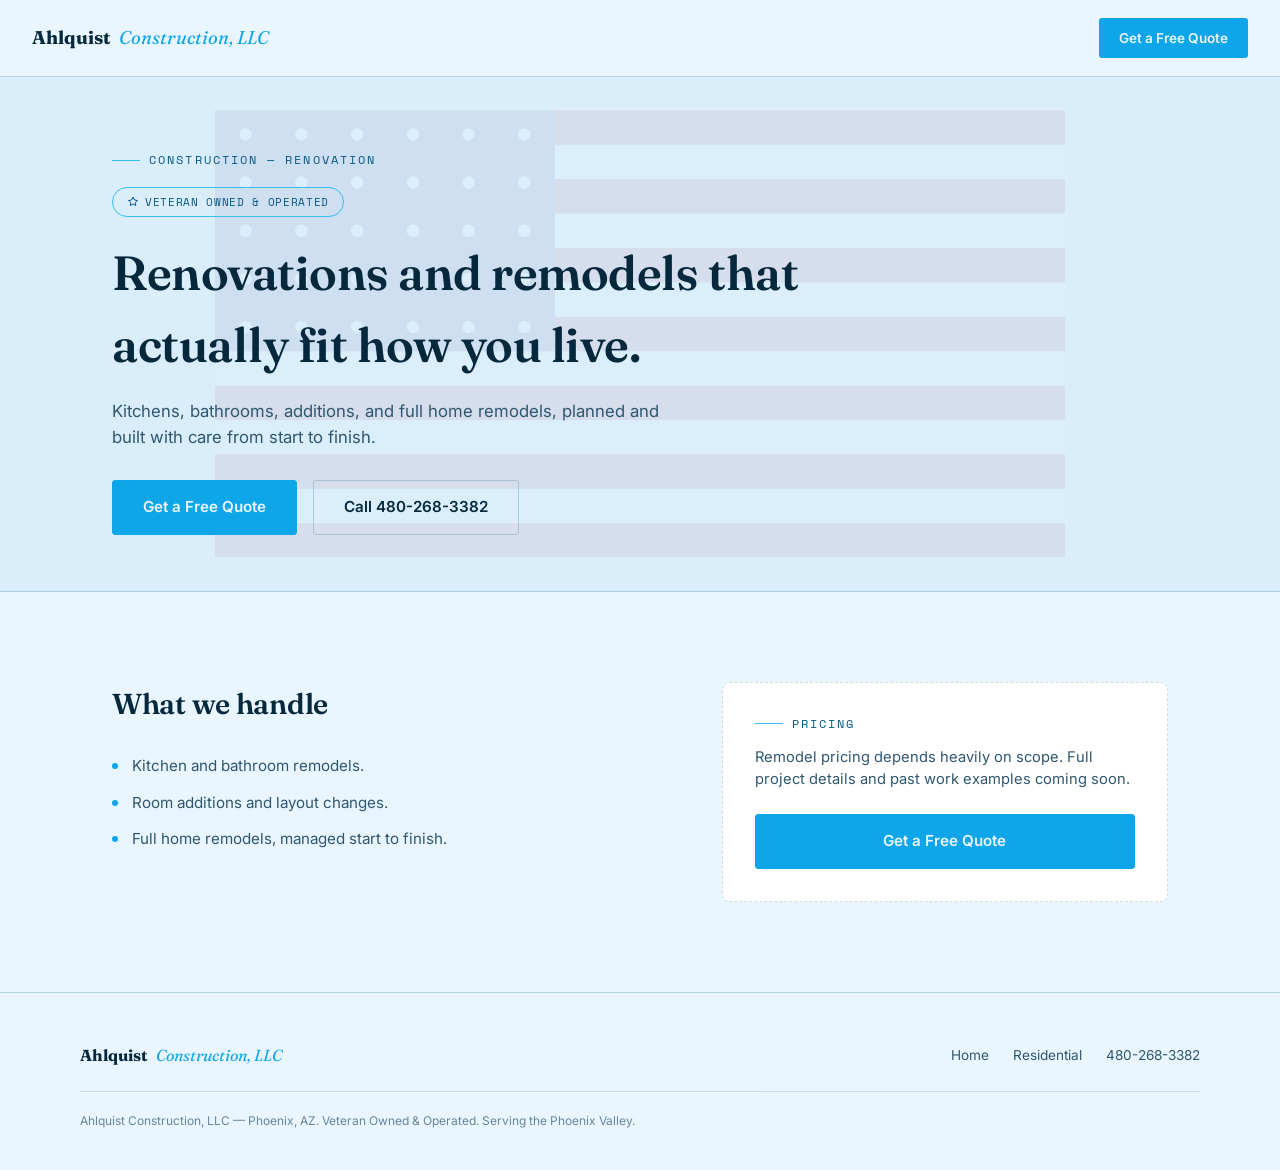
<file: renovation-remodeling.html>
<!DOCTYPE html>
<html lang="en">
<head>
<meta charset="UTF-8">
<meta name="viewport" content="width=device-width, initial-scale=1.0">
<title>Renovation & Remodeling Phoenix, AZ | Ahlquist Construction, LLC</title>
<link rel="preconnect" href="https://fonts.googleapis.com">
<link href="https://fonts.googleapis.com/css2?family=Fraunces:ital,opsz,wght@0,9..144,400;0,9..144,600;0,9..144,700;1,9..144,500&family=Inter:wght@400;500;600;700&family=Space+Mono:wght@400;700&display=swap" rel="stylesheet">
<link rel="stylesheet" href="style.css">
</head>
<body>

<nav>
  <div class="nav-inner">
    <div class="brand">Ahlquist <span>Construction, LLC</span></div>
    <div class="nav-links">
      <a href="solar-panel-cleaning.html">Solar Cleaning</a>
      <a href="bird-guard-protection.html">Bird Guard</a>
      <a href="roof-inspections.html">Roof Inspections</a>
      <a href="window-cleaning.html">Window Cleaning</a>
      <a href="power-washing.html">Power Washing</a>
      <a href="residential-construction.html">Residential</a>
      <a href="renovation-remodeling.html" class="active">Remodeling</a>
    </div>
    <a href="index.html#quote" class="nav-cta">Get a Free Quote</a>
  </div>
</nav>

<section class="page-hero">
  <svg class="flag-decor-page" viewBox="0 0 950 500" preserveAspectRatio="xMidYMid meet" aria-hidden="true">
    <g>
    <rect x="0" y="0" width="950" height="500" fill="#ffffff"/>
    <rect x="0" y="0.0" width="950" height="38.5" fill="#B22234"/>
    <rect x="0" y="76.9" width="950" height="38.5" fill="#B22234"/>
    <rect x="0" y="153.8" width="950" height="38.5" fill="#B22234"/>
    <rect x="0" y="230.8" width="950" height="38.5" fill="#B22234"/>
    <rect x="0" y="307.7" width="950" height="38.5" fill="#B22234"/>
    <rect x="0" y="384.6" width="950" height="38.5" fill="#B22234"/>
    <rect x="0" y="461.5" width="950" height="38.5" fill="#B22234"/>
    <rect x="0" y="0" width="380.0" height="269.2" fill="#3C3B6E"/>
    <circle cx="34.2" cy="26.9" r="7" fill="#ffffff"/>
    <circle cx="96.5" cy="26.9" r="7" fill="#ffffff"/>
    <circle cx="158.8" cy="26.9" r="7" fill="#ffffff"/>
    <circle cx="221.2" cy="26.9" r="7" fill="#ffffff"/>
    <circle cx="283.5" cy="26.9" r="7" fill="#ffffff"/>
    <circle cx="345.8" cy="26.9" r="7" fill="#ffffff"/>
    <circle cx="34.2" cy="80.8" r="7" fill="#ffffff"/>
    <circle cx="96.5" cy="80.8" r="7" fill="#ffffff"/>
    <circle cx="158.8" cy="80.8" r="7" fill="#ffffff"/>
    <circle cx="221.2" cy="80.8" r="7" fill="#ffffff"/>
    <circle cx="283.5" cy="80.8" r="7" fill="#ffffff"/>
    <circle cx="345.8" cy="80.8" r="7" fill="#ffffff"/>
    <circle cx="34.2" cy="134.6" r="7" fill="#ffffff"/>
    <circle cx="96.5" cy="134.6" r="7" fill="#ffffff"/>
    <circle cx="158.8" cy="134.6" r="7" fill="#ffffff"/>
    <circle cx="221.2" cy="134.6" r="7" fill="#ffffff"/>
    <circle cx="283.5" cy="134.6" r="7" fill="#ffffff"/>
    <circle cx="345.8" cy="134.6" r="7" fill="#ffffff"/>
    <circle cx="34.2" cy="188.5" r="7" fill="#ffffff"/>
    <circle cx="96.5" cy="188.5" r="7" fill="#ffffff"/>
    <circle cx="158.8" cy="188.5" r="7" fill="#ffffff"/>
    <circle cx="221.2" cy="188.5" r="7" fill="#ffffff"/>
    <circle cx="283.5" cy="188.5" r="7" fill="#ffffff"/>
    <circle cx="345.8" cy="188.5" r="7" fill="#ffffff"/>
    <circle cx="34.2" cy="242.3" r="7" fill="#ffffff"/>
    <circle cx="96.5" cy="242.3" r="7" fill="#ffffff"/>
    <circle cx="158.8" cy="242.3" r="7" fill="#ffffff"/>
    <circle cx="221.2" cy="242.3" r="7" fill="#ffffff"/>
    <circle cx="283.5" cy="242.3" r="7" fill="#ffffff"/>
    <circle cx="345.8" cy="242.3" r="7" fill="#ffffff"/>
    </g>
  </svg>
  <div class="wrap">
    <div class="eyebrow">Construction — Renovation</div>
    <div class="badge-row" style="justify-content:flex-start; margin-bottom:20px;">
      <span class="badge"><svg viewBox="0 0 24 24" fill="none" stroke="currentColor" stroke-width="2"><path d="M12 2l3 6 6 1-4.5 4 1 6L12 16l-5.5 3 1-6L3 9l6-1z"/></svg>Veteran Owned &amp; Operated</span>
    </div>
    <h1>Renovations and remodels that actually fit how you live.</h1>
    <p class="sub">Kitchens, bathrooms, additions, and full home remodels, planned and built with care from start to finish.</p>
    <div class="page-hero-ctas">
      <a href="index.html#quote" class="btn-primary">Get a Free Quote</a>
      <a href="tel:4802683382" class="btn-ghost">Call 480-268-3382</a>
    </div>
  </div>
</section>

<section>
  <div class="wrap">
    <div class="content-grid">
      <div class="content-copy">
        <h2 style="margin-bottom:20px; font-size:1.8rem;">What we handle</h2>
        <div class="content-list">
          <div class="list-item"><div class="dot"></div><p>Kitchen and bathroom remodels.</p></div>
          <div class="list-item"><div class="dot"></div><p>Room additions and layout changes.</p></div>
          <div class="list-item"><div class="dot"></div><p>Full home remodels, managed start to finish.</p></div>
        </div>
      </div>
      <div class="tbd-card">
        <div class="eyebrow">Pricing</div>
        <p>Remodel pricing depends heavily on scope. Full project details and past work examples coming soon.</p>
        <a href="index.html#quote" class="btn-primary" style="width:100%; text-align:center; margin-top:24px;">Get a Free Quote</a>
      </div>
    </div>
  </div>
</section>

<footer>
  <div class="footer-inner">
    <div class="brand">Ahlquist <span>Construction, LLC</span></div>
    <div class="footer-links">
      <a href="index.html">Home</a>
      <a href="residential-construction.html">Residential</a>
      <a href="tel:4802683382">480-268-3382</a>
    </div>
  </div>
  <div class="footer-fine wrap" style="padding-left:0; padding-right:0;">Ahlquist Construction, LLC — Phoenix, AZ. Veteran Owned &amp; Operated. Serving the Phoenix Valley.</div>
</footer>

</body>
</html>
</file>
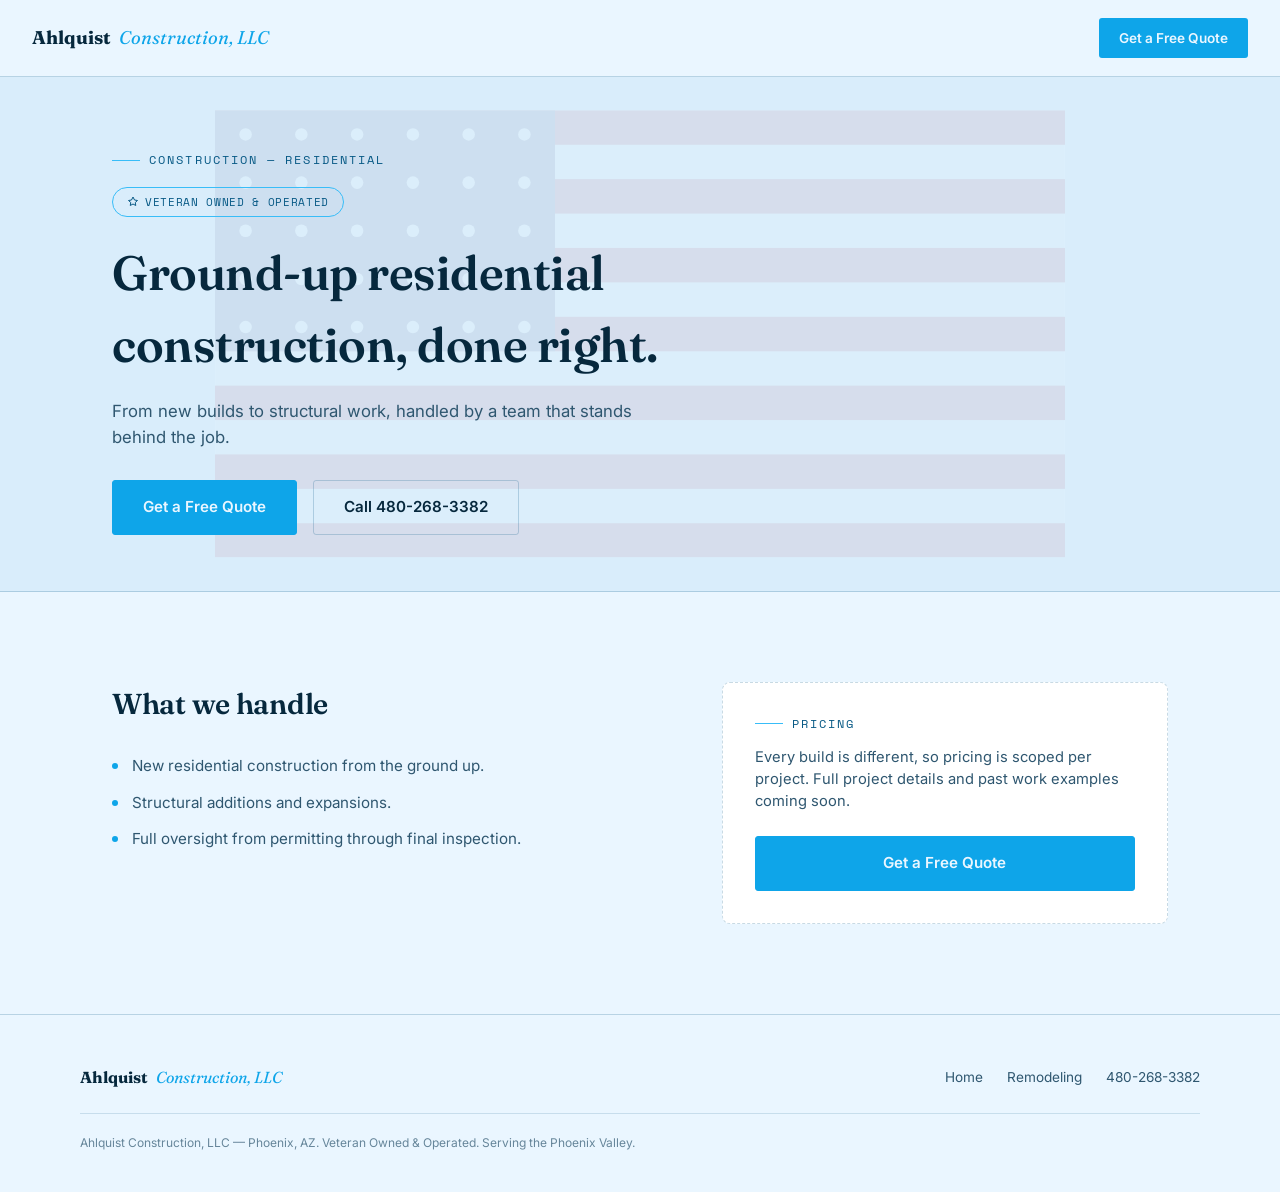
<file: residential-construction.html>
<!DOCTYPE html>
<html lang="en">
<head>
<meta charset="UTF-8">
<meta name="viewport" content="width=device-width, initial-scale=1.0">
<title>Residential Construction Phoenix, AZ | Ahlquist Construction, LLC</title>
<link rel="preconnect" href="https://fonts.googleapis.com">
<link href="https://fonts.googleapis.com/css2?family=Fraunces:ital,opsz,wght@0,9..144,400;0,9..144,600;0,9..144,700;1,9..144,500&family=Inter:wght@400;500;600;700&family=Space+Mono:wght@400;700&display=swap" rel="stylesheet">
<link rel="stylesheet" href="style.css">
</head>
<body>

<nav>
  <div class="nav-inner">
    <div class="brand">Ahlquist <span>Construction, LLC</span></div>
    <div class="nav-links">
      <a href="solar-panel-cleaning.html">Solar Cleaning</a>
      <a href="bird-guard-protection.html">Bird Guard</a>
      <a href="roof-inspections.html">Roof Inspections</a>
      <a href="window-cleaning.html">Window Cleaning</a>
      <a href="power-washing.html">Power Washing</a>
      <a href="residential-construction.html" class="active">Residential</a>
      <a href="renovation-remodeling.html">Remodeling</a>
    </div>
    <a href="index.html#quote" class="nav-cta">Get a Free Quote</a>
  </div>
</nav>

<section class="page-hero">
  <svg class="flag-decor-page" viewBox="0 0 950 500" preserveAspectRatio="xMidYMid meet" aria-hidden="true">
    <g>
    <rect x="0" y="0" width="950" height="500" fill="#ffffff"/>
    <rect x="0" y="0.0" width="950" height="38.5" fill="#B22234"/>
    <rect x="0" y="76.9" width="950" height="38.5" fill="#B22234"/>
    <rect x="0" y="153.8" width="950" height="38.5" fill="#B22234"/>
    <rect x="0" y="230.8" width="950" height="38.5" fill="#B22234"/>
    <rect x="0" y="307.7" width="950" height="38.5" fill="#B22234"/>
    <rect x="0" y="384.6" width="950" height="38.5" fill="#B22234"/>
    <rect x="0" y="461.5" width="950" height="38.5" fill="#B22234"/>
    <rect x="0" y="0" width="380.0" height="269.2" fill="#3C3B6E"/>
    <circle cx="34.2" cy="26.9" r="7" fill="#ffffff"/>
    <circle cx="96.5" cy="26.9" r="7" fill="#ffffff"/>
    <circle cx="158.8" cy="26.9" r="7" fill="#ffffff"/>
    <circle cx="221.2" cy="26.9" r="7" fill="#ffffff"/>
    <circle cx="283.5" cy="26.9" r="7" fill="#ffffff"/>
    <circle cx="345.8" cy="26.9" r="7" fill="#ffffff"/>
    <circle cx="34.2" cy="80.8" r="7" fill="#ffffff"/>
    <circle cx="96.5" cy="80.8" r="7" fill="#ffffff"/>
    <circle cx="158.8" cy="80.8" r="7" fill="#ffffff"/>
    <circle cx="221.2" cy="80.8" r="7" fill="#ffffff"/>
    <circle cx="283.5" cy="80.8" r="7" fill="#ffffff"/>
    <circle cx="345.8" cy="80.8" r="7" fill="#ffffff"/>
    <circle cx="34.2" cy="134.6" r="7" fill="#ffffff"/>
    <circle cx="96.5" cy="134.6" r="7" fill="#ffffff"/>
    <circle cx="158.8" cy="134.6" r="7" fill="#ffffff"/>
    <circle cx="221.2" cy="134.6" r="7" fill="#ffffff"/>
    <circle cx="283.5" cy="134.6" r="7" fill="#ffffff"/>
    <circle cx="345.8" cy="134.6" r="7" fill="#ffffff"/>
    <circle cx="34.2" cy="188.5" r="7" fill="#ffffff"/>
    <circle cx="96.5" cy="188.5" r="7" fill="#ffffff"/>
    <circle cx="158.8" cy="188.5" r="7" fill="#ffffff"/>
    <circle cx="221.2" cy="188.5" r="7" fill="#ffffff"/>
    <circle cx="283.5" cy="188.5" r="7" fill="#ffffff"/>
    <circle cx="345.8" cy="188.5" r="7" fill="#ffffff"/>
    <circle cx="34.2" cy="242.3" r="7" fill="#ffffff"/>
    <circle cx="96.5" cy="242.3" r="7" fill="#ffffff"/>
    <circle cx="158.8" cy="242.3" r="7" fill="#ffffff"/>
    <circle cx="221.2" cy="242.3" r="7" fill="#ffffff"/>
    <circle cx="283.5" cy="242.3" r="7" fill="#ffffff"/>
    <circle cx="345.8" cy="242.3" r="7" fill="#ffffff"/>
    </g>
  </svg>
  <div class="wrap">
    <div class="eyebrow">Construction — Residential</div>
    <div class="badge-row" style="justify-content:flex-start; margin-bottom:20px;">
      <span class="badge"><svg viewBox="0 0 24 24" fill="none" stroke="currentColor" stroke-width="2"><path d="M12 2l3 6 6 1-4.5 4 1 6L12 16l-5.5 3 1-6L3 9l6-1z"/></svg>Veteran Owned &amp; Operated</span>
    </div>
    <h1>Ground-up residential construction, done right.</h1>
    <p class="sub">From new builds to structural work, handled by a team that stands behind the job.</p>
    <div class="page-hero-ctas">
      <a href="index.html#quote" class="btn-primary">Get a Free Quote</a>
      <a href="tel:4802683382" class="btn-ghost">Call 480-268-3382</a>
    </div>
  </div>
</section>

<section>
  <div class="wrap">
    <div class="content-grid">
      <div class="content-copy">
        <h2 style="margin-bottom:20px; font-size:1.8rem;">What we handle</h2>
        <div class="content-list">
          <div class="list-item"><div class="dot"></div><p>New residential construction from the ground up.</p></div>
          <div class="list-item"><div class="dot"></div><p>Structural additions and expansions.</p></div>
          <div class="list-item"><div class="dot"></div><p>Full oversight from permitting through final inspection.</p></div>
        </div>
      </div>
      <div class="tbd-card">
        <div class="eyebrow">Pricing</div>
        <p>Every build is different, so pricing is scoped per project. Full project details and past work examples coming soon.</p>
        <a href="index.html#quote" class="btn-primary" style="width:100%; text-align:center; margin-top:24px;">Get a Free Quote</a>
      </div>
    </div>
  </div>
</section>

<footer>
  <div class="footer-inner">
    <div class="brand">Ahlquist <span>Construction, LLC</span></div>
    <div class="footer-links">
      <a href="index.html">Home</a>
      <a href="renovation-remodeling.html">Remodeling</a>
      <a href="tel:4802683382">480-268-3382</a>
    </div>
  </div>
  <div class="footer-fine wrap" style="padding-left:0; padding-right:0;">Ahlquist Construction, LLC — Phoenix, AZ. Veteran Owned &amp; Operated. Serving the Phoenix Valley.</div>
</footer>

</body>
</html>
</file>
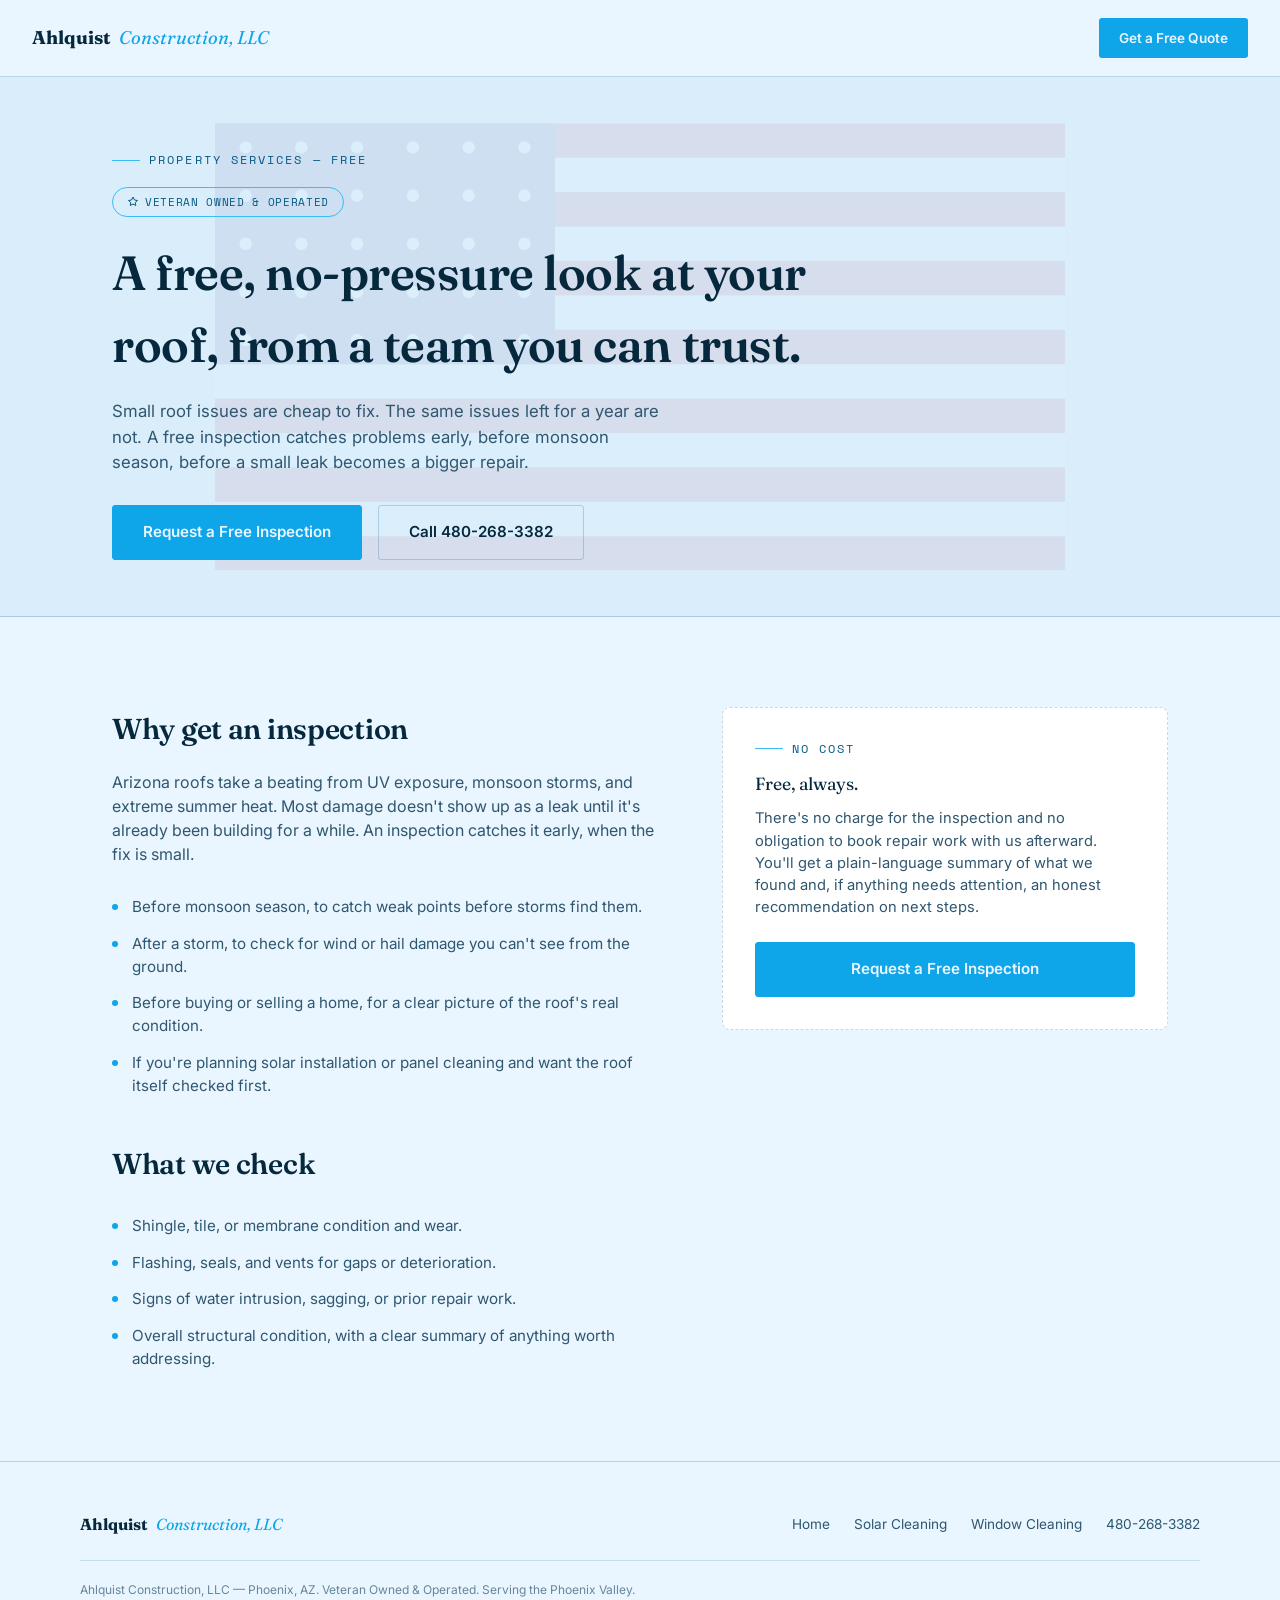
<file: roof-inspections.html>
<!DOCTYPE html>
<html lang="en">
<head>
<meta charset="UTF-8">
<meta name="viewport" content="width=device-width, initial-scale=1.0">
<title>Free Roof Inspections Phoenix, AZ | Ahlquist Construction, LLC</title>
<link rel="preconnect" href="https://fonts.googleapis.com">
<link href="https://fonts.googleapis.com/css2?family=Fraunces:ital,opsz,wght@0,9..144,400;0,9..144,600;0,9..144,700;1,9..144,500&family=Inter:wght@400;500;600;700&family=Space+Mono:wght@400;700&display=swap" rel="stylesheet">
<link rel="stylesheet" href="style.css">
</head>
<body>

<nav>
  <div class="nav-inner">
    <div class="brand">Ahlquist <span>Construction, LLC</span></div>
    <div class="nav-links">
      <a href="solar-panel-cleaning.html">Solar Cleaning</a>
      <a href="bird-guard-protection.html">Bird Guard</a>
      <a href="roof-inspections.html" class="active">Roof Inspections</a>
      <a href="window-cleaning.html">Window Cleaning</a>
      <a href="power-washing.html">Power Washing</a>
      <a href="residential-construction.html">Residential</a>
      <a href="renovation-remodeling.html">Remodeling</a>
    </div>
    <a href="index.html#quote" class="nav-cta">Get a Free Quote</a>
  </div>
</nav>

<section class="page-hero">
  <svg class="flag-decor-page" viewBox="0 0 950 500" preserveAspectRatio="xMidYMid meet" aria-hidden="true">
    <g>
    <rect x="0" y="0" width="950" height="500" fill="#ffffff"/>
    <rect x="0" y="0.0" width="950" height="38.5" fill="#B22234"/>
    <rect x="0" y="76.9" width="950" height="38.5" fill="#B22234"/>
    <rect x="0" y="153.8" width="950" height="38.5" fill="#B22234"/>
    <rect x="0" y="230.8" width="950" height="38.5" fill="#B22234"/>
    <rect x="0" y="307.7" width="950" height="38.5" fill="#B22234"/>
    <rect x="0" y="384.6" width="950" height="38.5" fill="#B22234"/>
    <rect x="0" y="461.5" width="950" height="38.5" fill="#B22234"/>
    <rect x="0" y="0" width="380.0" height="269.2" fill="#3C3B6E"/>
    <circle cx="34.2" cy="26.9" r="7" fill="#ffffff"/>
    <circle cx="96.5" cy="26.9" r="7" fill="#ffffff"/>
    <circle cx="158.8" cy="26.9" r="7" fill="#ffffff"/>
    <circle cx="221.2" cy="26.9" r="7" fill="#ffffff"/>
    <circle cx="283.5" cy="26.9" r="7" fill="#ffffff"/>
    <circle cx="345.8" cy="26.9" r="7" fill="#ffffff"/>
    <circle cx="34.2" cy="80.8" r="7" fill="#ffffff"/>
    <circle cx="96.5" cy="80.8" r="7" fill="#ffffff"/>
    <circle cx="158.8" cy="80.8" r="7" fill="#ffffff"/>
    <circle cx="221.2" cy="80.8" r="7" fill="#ffffff"/>
    <circle cx="283.5" cy="80.8" r="7" fill="#ffffff"/>
    <circle cx="345.8" cy="80.8" r="7" fill="#ffffff"/>
    <circle cx="34.2" cy="134.6" r="7" fill="#ffffff"/>
    <circle cx="96.5" cy="134.6" r="7" fill="#ffffff"/>
    <circle cx="158.8" cy="134.6" r="7" fill="#ffffff"/>
    <circle cx="221.2" cy="134.6" r="7" fill="#ffffff"/>
    <circle cx="283.5" cy="134.6" r="7" fill="#ffffff"/>
    <circle cx="345.8" cy="134.6" r="7" fill="#ffffff"/>
    <circle cx="34.2" cy="188.5" r="7" fill="#ffffff"/>
    <circle cx="96.5" cy="188.5" r="7" fill="#ffffff"/>
    <circle cx="158.8" cy="188.5" r="7" fill="#ffffff"/>
    <circle cx="221.2" cy="188.5" r="7" fill="#ffffff"/>
    <circle cx="283.5" cy="188.5" r="7" fill="#ffffff"/>
    <circle cx="345.8" cy="188.5" r="7" fill="#ffffff"/>
    <circle cx="34.2" cy="242.3" r="7" fill="#ffffff"/>
    <circle cx="96.5" cy="242.3" r="7" fill="#ffffff"/>
    <circle cx="158.8" cy="242.3" r="7" fill="#ffffff"/>
    <circle cx="221.2" cy="242.3" r="7" fill="#ffffff"/>
    <circle cx="283.5" cy="242.3" r="7" fill="#ffffff"/>
    <circle cx="345.8" cy="242.3" r="7" fill="#ffffff"/>
    </g>
  </svg>
  <div class="wrap">
    <div class="eyebrow">Property Services — Free</div>
    <div class="badge-row" style="justify-content:flex-start; margin-bottom:20px;">
      <span class="badge"><svg viewBox="0 0 24 24" fill="none" stroke="currentColor" stroke-width="2"><path d="M12 2l3 6 6 1-4.5 4 1 6L12 16l-5.5 3 1-6L3 9l6-1z"/></svg>Veteran Owned &amp; Operated</span>
    </div>
    <h1>A free, no-pressure look at your roof, from a team you can trust.</h1>
    <p class="sub">Small roof issues are cheap to fix. The same issues left for a year are not. A free inspection catches problems early, before monsoon season, before a small leak becomes a bigger repair.</p>
    <div class="page-hero-ctas">
      <a href="index.html#quote" class="btn-primary">Request a Free Inspection</a>
      <a href="tel:4802683382" class="btn-ghost">Call 480-268-3382</a>
    </div>
  </div>
</section>

<section>
  <div class="wrap">
    <div class="content-grid">
      <div class="content-copy">
        <h2 style="margin-bottom:20px; font-size:1.8rem;">Why get an inspection</h2>
        <p>Arizona roofs take a beating from UV exposure, monsoon storms, and extreme summer heat. Most damage doesn't show up as a leak until it's already been building for a while. An inspection catches it early, when the fix is small.</p>
        <div class="content-list">
          <div class="list-item"><div class="dot"></div><p>Before monsoon season, to catch weak points before storms find them.</p></div>
          <div class="list-item"><div class="dot"></div><p>After a storm, to check for wind or hail damage you can't see from the ground.</p></div>
          <div class="list-item"><div class="dot"></div><p>Before buying or selling a home, for a clear picture of the roof's real condition.</p></div>
          <div class="list-item"><div class="dot"></div><p>If you're planning solar installation or panel cleaning and want the roof itself checked first.</p></div>
        </div>

        <h2 style="margin:44px 0 20px; font-size:1.8rem;">What we check</h2>
        <div class="content-list">
          <div class="list-item"><div class="dot"></div><p>Shingle, tile, or membrane condition and wear.</p></div>
          <div class="list-item"><div class="dot"></div><p>Flashing, seals, and vents for gaps or deterioration.</p></div>
          <div class="list-item"><div class="dot"></div><p>Signs of water intrusion, sagging, or prior repair work.</p></div>
          <div class="list-item"><div class="dot"></div><p>Overall structural condition, with a clear summary of anything worth addressing.</p></div>
        </div>
      </div>

      <div class="tbd-card">
        <div class="eyebrow">No Cost</div>
        <p style="color:var(--text-primary); font-size:1.1rem; font-family:'Fraunces', serif; margin-bottom:10px;">Free, always.</p>
        <p>There's no charge for the inspection and no obligation to book repair work with us afterward. You'll get a plain-language summary of what we found and, if anything needs attention, an honest recommendation on next steps.</p>
        <a href="index.html#quote" class="btn-primary" style="width:100%; text-align:center; margin-top:24px;">Request a Free Inspection</a>
      </div>
    </div>
  </div>
</section>

<footer>
  <div class="footer-inner">
    <div class="brand">Ahlquist <span>Construction, LLC</span></div>
    <div class="footer-links">
      <a href="index.html">Home</a>
      <a href="solar-panel-cleaning.html">Solar Cleaning</a>
      <a href="window-cleaning.html">Window Cleaning</a>
      <a href="tel:4802683382">480-268-3382</a>
    </div>
  </div>
  <div class="footer-fine wrap" style="padding-left:0; padding-right:0;">Ahlquist Construction, LLC — Phoenix, AZ. Veteran Owned &amp; Operated. Serving the Phoenix Valley.</div>
</footer>

</body>
</html>
</file>
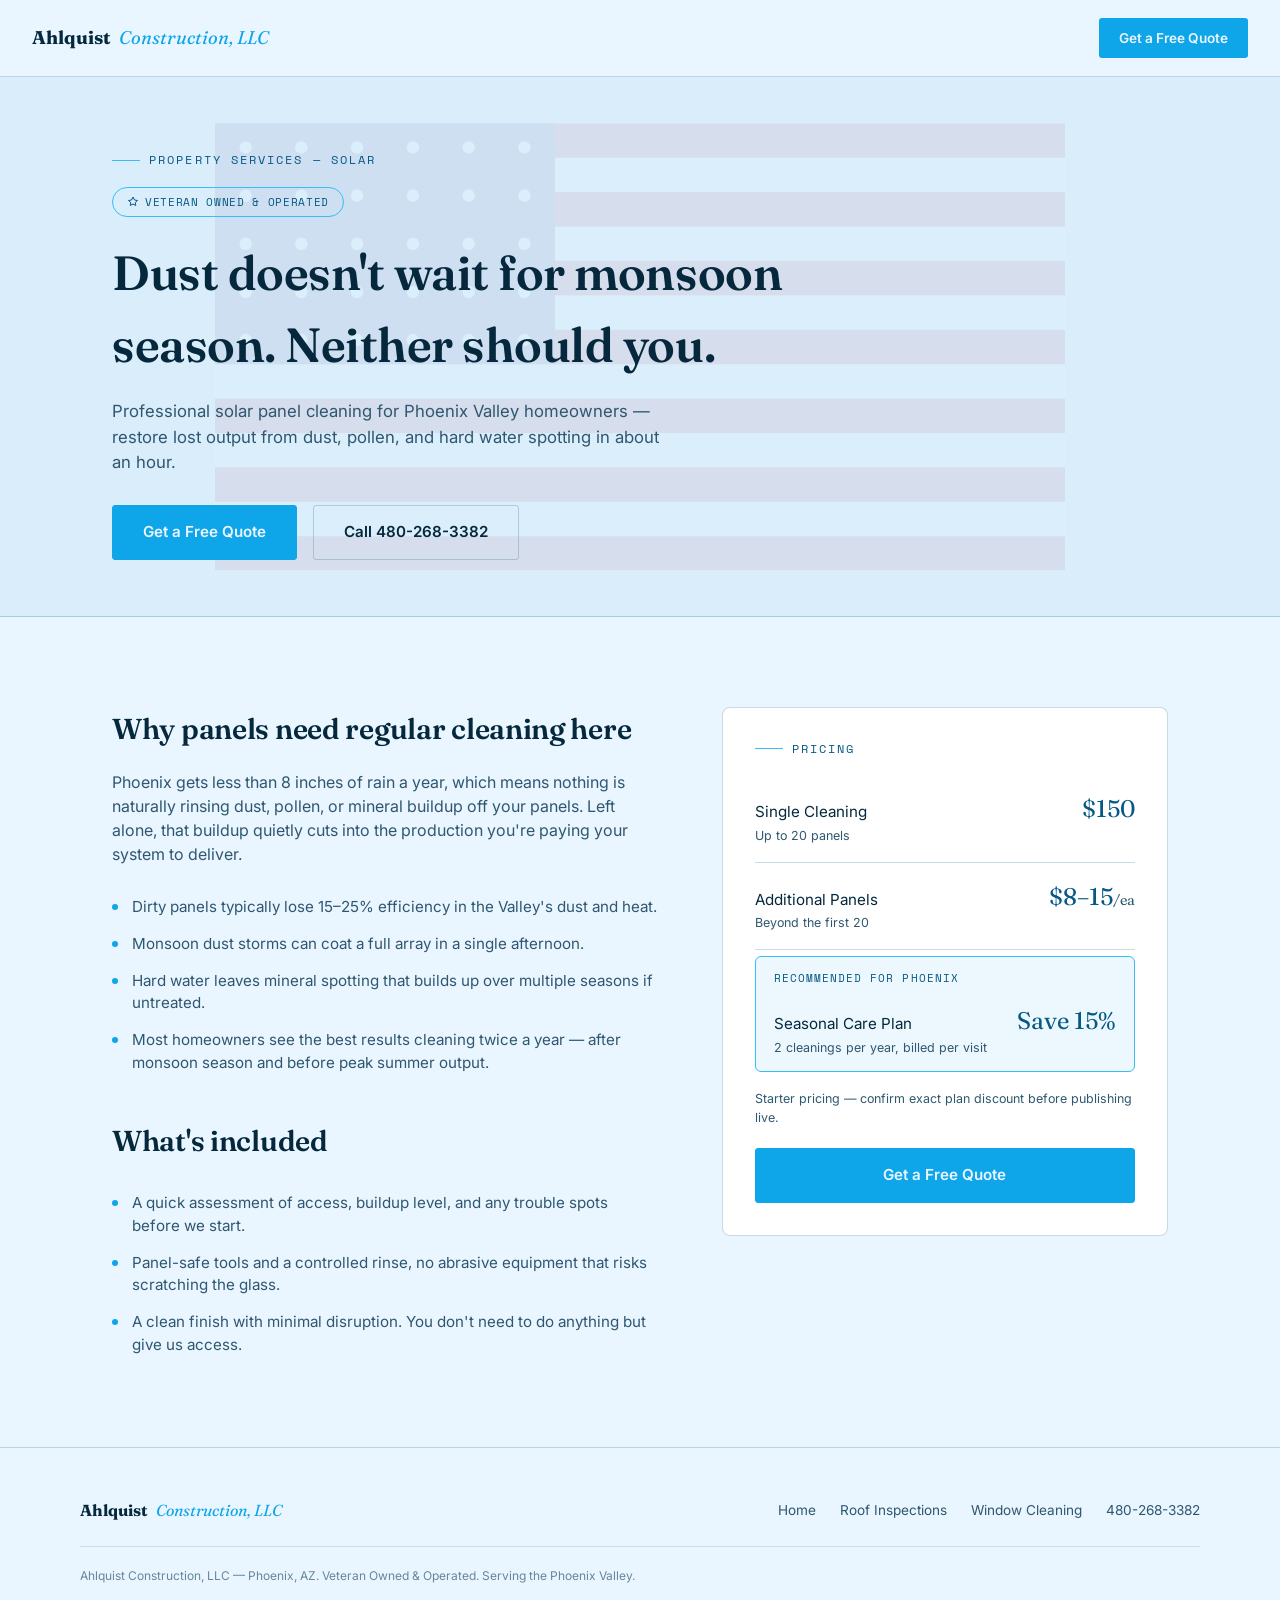
<file: solar-panel-cleaning.html>
<!DOCTYPE html>
<html lang="en">
<head>
<meta charset="UTF-8">
<meta name="viewport" content="width=device-width, initial-scale=1.0">
<title>Solar Panel Cleaning Phoenix, AZ | Ahlquist Construction, LLC</title>
<link rel="preconnect" href="https://fonts.googleapis.com">
<link href="https://fonts.googleapis.com/css2?family=Fraunces:ital,opsz,wght@0,9..144,400;0,9..144,600;0,9..144,700;1,9..144,500&family=Inter:wght@400;500;600;700&family=Space+Mono:wght@400;700&display=swap" rel="stylesheet">
<link rel="stylesheet" href="style.css">
</head>
<body>

<nav>
  <div class="nav-inner">
    <div class="brand">Ahlquist <span>Construction, LLC</span></div>
    <div class="nav-links">
      <a href="solar-panel-cleaning.html" class="active">Solar Cleaning</a>
      <a href="bird-guard-protection.html">Bird Guard</a>
      <a href="roof-inspections.html">Roof Inspections</a>
      <a href="window-cleaning.html">Window Cleaning</a>
      <a href="power-washing.html">Power Washing</a>
      <a href="residential-construction.html">Residential</a>
      <a href="renovation-remodeling.html">Remodeling</a>
    </div>
    <a href="index.html#quote" class="nav-cta">Get a Free Quote</a>
  </div>
</nav>

<section class="page-hero">
  <svg class="flag-decor-page" viewBox="0 0 950 500" preserveAspectRatio="xMidYMid meet" aria-hidden="true">
    <g>
    <rect x="0" y="0" width="950" height="500" fill="#ffffff"/>
    <rect x="0" y="0.0" width="950" height="38.5" fill="#B22234"/>
    <rect x="0" y="76.9" width="950" height="38.5" fill="#B22234"/>
    <rect x="0" y="153.8" width="950" height="38.5" fill="#B22234"/>
    <rect x="0" y="230.8" width="950" height="38.5" fill="#B22234"/>
    <rect x="0" y="307.7" width="950" height="38.5" fill="#B22234"/>
    <rect x="0" y="384.6" width="950" height="38.5" fill="#B22234"/>
    <rect x="0" y="461.5" width="950" height="38.5" fill="#B22234"/>
    <rect x="0" y="0" width="380.0" height="269.2" fill="#3C3B6E"/>
    <circle cx="34.2" cy="26.9" r="7" fill="#ffffff"/>
    <circle cx="96.5" cy="26.9" r="7" fill="#ffffff"/>
    <circle cx="158.8" cy="26.9" r="7" fill="#ffffff"/>
    <circle cx="221.2" cy="26.9" r="7" fill="#ffffff"/>
    <circle cx="283.5" cy="26.9" r="7" fill="#ffffff"/>
    <circle cx="345.8" cy="26.9" r="7" fill="#ffffff"/>
    <circle cx="34.2" cy="80.8" r="7" fill="#ffffff"/>
    <circle cx="96.5" cy="80.8" r="7" fill="#ffffff"/>
    <circle cx="158.8" cy="80.8" r="7" fill="#ffffff"/>
    <circle cx="221.2" cy="80.8" r="7" fill="#ffffff"/>
    <circle cx="283.5" cy="80.8" r="7" fill="#ffffff"/>
    <circle cx="345.8" cy="80.8" r="7" fill="#ffffff"/>
    <circle cx="34.2" cy="134.6" r="7" fill="#ffffff"/>
    <circle cx="96.5" cy="134.6" r="7" fill="#ffffff"/>
    <circle cx="158.8" cy="134.6" r="7" fill="#ffffff"/>
    <circle cx="221.2" cy="134.6" r="7" fill="#ffffff"/>
    <circle cx="283.5" cy="134.6" r="7" fill="#ffffff"/>
    <circle cx="345.8" cy="134.6" r="7" fill="#ffffff"/>
    <circle cx="34.2" cy="188.5" r="7" fill="#ffffff"/>
    <circle cx="96.5" cy="188.5" r="7" fill="#ffffff"/>
    <circle cx="158.8" cy="188.5" r="7" fill="#ffffff"/>
    <circle cx="221.2" cy="188.5" r="7" fill="#ffffff"/>
    <circle cx="283.5" cy="188.5" r="7" fill="#ffffff"/>
    <circle cx="345.8" cy="188.5" r="7" fill="#ffffff"/>
    <circle cx="34.2" cy="242.3" r="7" fill="#ffffff"/>
    <circle cx="96.5" cy="242.3" r="7" fill="#ffffff"/>
    <circle cx="158.8" cy="242.3" r="7" fill="#ffffff"/>
    <circle cx="221.2" cy="242.3" r="7" fill="#ffffff"/>
    <circle cx="283.5" cy="242.3" r="7" fill="#ffffff"/>
    <circle cx="345.8" cy="242.3" r="7" fill="#ffffff"/>
    </g>
  </svg>
  <div class="wrap">
    <div class="eyebrow">Property Services — Solar</div>
    <div class="badge-row" style="justify-content:flex-start; margin-bottom:20px;">
      <span class="badge"><svg viewBox="0 0 24 24" fill="none" stroke="currentColor" stroke-width="2"><path d="M12 2l3 6 6 1-4.5 4 1 6L12 16l-5.5 3 1-6L3 9l6-1z"/></svg>Veteran Owned &amp; Operated</span>
    </div>
    <h1>Dust doesn't wait for monsoon season. Neither should you.</h1>
    <p class="sub">Professional solar panel cleaning for Phoenix Valley homeowners — restore lost output from dust, pollen, and hard water spotting in about an hour.</p>
    <div class="page-hero-ctas">
      <a href="index.html#quote" class="btn-primary">Get a Free Quote</a>
      <a href="tel:4802683382" class="btn-ghost">Call 480-268-3382</a>
    </div>
  </div>
</section>

<section>
  <div class="wrap">
    <div class="content-grid">
      <div class="content-copy">
        <h2 style="margin-bottom:20px; font-size:1.8rem;">Why panels need regular cleaning here</h2>
        <p>Phoenix gets less than 8 inches of rain a year, which means nothing is naturally rinsing dust, pollen, or mineral buildup off your panels. Left alone, that buildup quietly cuts into the production you're paying your system to deliver.</p>
        <div class="content-list">
          <div class="list-item"><div class="dot"></div><p>Dirty panels typically lose 15–25% efficiency in the Valley's dust and heat.</p></div>
          <div class="list-item"><div class="dot"></div><p>Monsoon dust storms can coat a full array in a single afternoon.</p></div>
          <div class="list-item"><div class="dot"></div><p>Hard water leaves mineral spotting that builds up over multiple seasons if untreated.</p></div>
          <div class="list-item"><div class="dot"></div><p>Most homeowners see the best results cleaning twice a year — after monsoon season and before peak summer output.</p></div>
        </div>

        <h2 style="margin:44px 0 20px; font-size:1.8rem;">What's included</h2>
        <div class="content-list">
          <div class="list-item"><div class="dot"></div><p>A quick assessment of access, buildup level, and any trouble spots before we start.</p></div>
          <div class="list-item"><div class="dot"></div><p>Panel-safe tools and a controlled rinse, no abrasive equipment that risks scratching the glass.</p></div>
          <div class="list-item"><div class="dot"></div><p>A clean finish with minimal disruption. You don't need to do anything but give us access.</p></div>
        </div>
      </div>

      <div class="pricing-card">
        <div class="eyebrow">Pricing</div>
        <div class="price-row">
          <div class="label">Single Cleaning<span class="sub">Up to 20 panels</span></div>
          <div class="amount">$150</div>
        </div>
        <div class="price-row">
          <div class="label">Additional Panels<span class="sub">Beyond the first 20</span></div>
          <div class="amount">$8–15<span style="font-size:0.9rem; color:var(--text-secondary);">/ea</span></div>
        </div>
        <div class="best-value">
          <div class="flag">Recommended for Phoenix</div>
          <div class="price-row" style="border:none; padding-bottom:0;">
            <div class="label">Seasonal Care Plan<span class="sub">2 cleanings per year, billed per visit</span></div>
            <div class="amount">Save 15%</div>
          </div>
        </div>
        <p class="price-note">Starter pricing — confirm exact plan discount before publishing live.</p>
        <a href="index.html#quote" class="btn-primary" style="width:100%; text-align:center; margin-top:20px;">Get a Free Quote</a>
      </div>
    </div>
  </div>
</section>

<footer>
  <div class="footer-inner">
    <div class="brand">Ahlquist <span>Construction, LLC</span></div>
    <div class="footer-links">
      <a href="index.html">Home</a>
      <a href="roof-inspections.html">Roof Inspections</a>
      <a href="window-cleaning.html">Window Cleaning</a>
      <a href="tel:4802683382">480-268-3382</a>
    </div>
  </div>
  <div class="footer-fine wrap" style="padding-left:0; padding-right:0;">Ahlquist Construction, LLC — Phoenix, AZ. Veteran Owned &amp; Operated. Serving the Phoenix Valley.</div>
</footer>

</body>
</html>
</file>
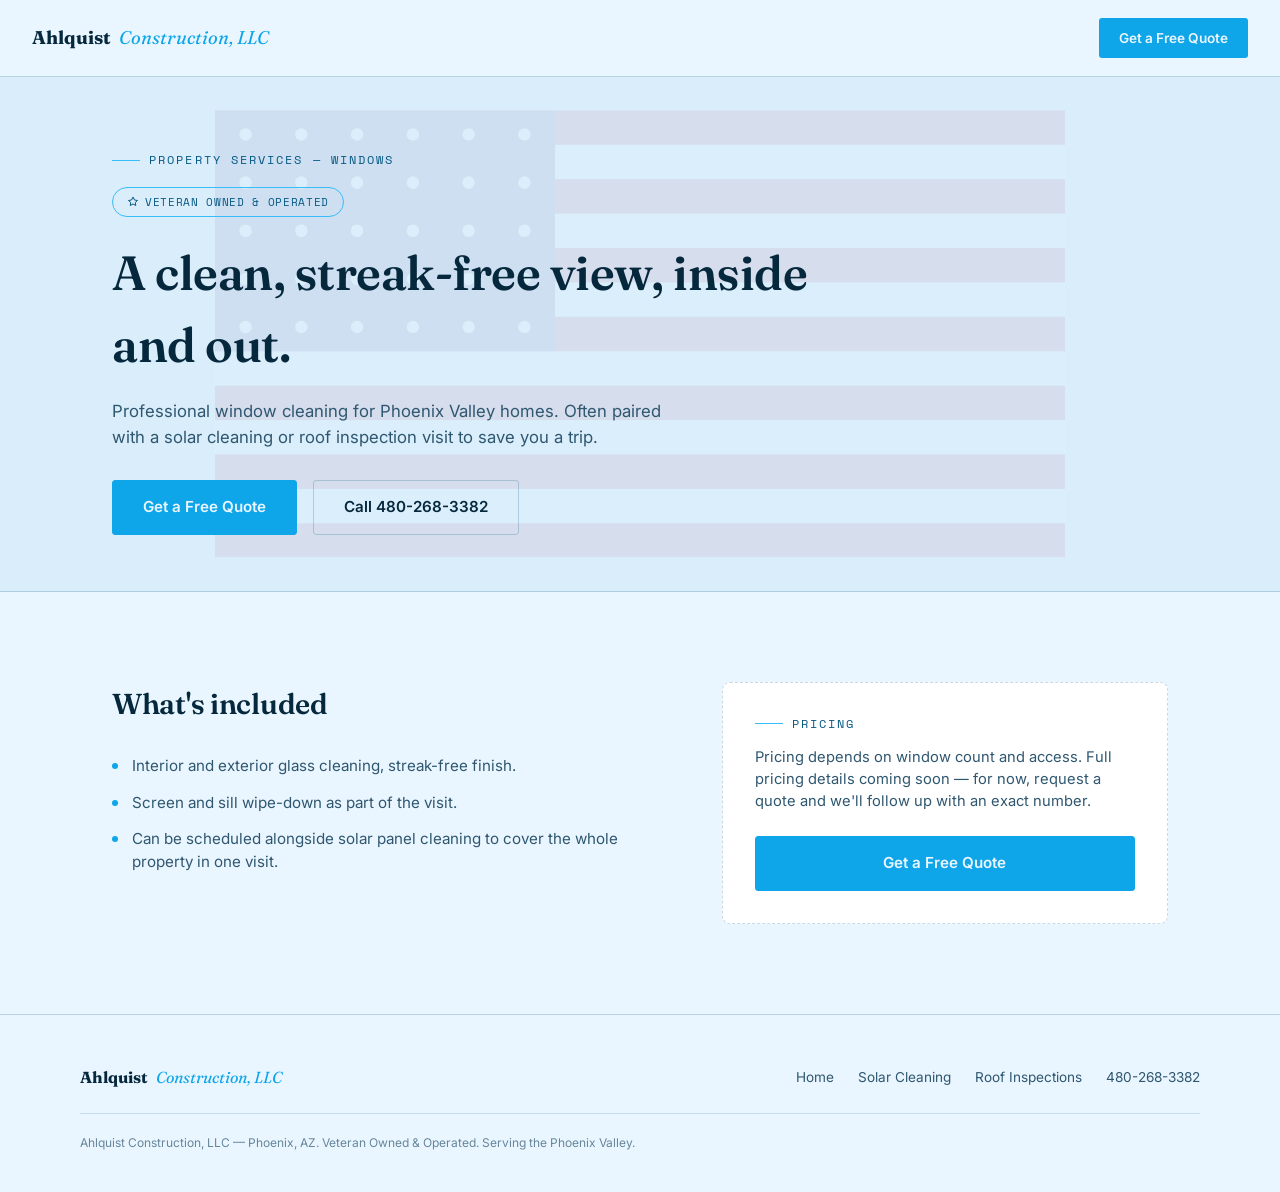
<file: window-cleaning.html>
<!DOCTYPE html>
<html lang="en">
<head>
<meta charset="UTF-8">
<meta name="viewport" content="width=device-width, initial-scale=1.0">
<title>Window Cleaning Phoenix, AZ | Ahlquist Construction, LLC</title>
<link rel="preconnect" href="https://fonts.googleapis.com">
<link href="https://fonts.googleapis.com/css2?family=Fraunces:ital,opsz,wght@0,9..144,400;0,9..144,600;0,9..144,700;1,9..144,500&family=Inter:wght@400;500;600;700&family=Space+Mono:wght@400;700&display=swap" rel="stylesheet">
<link rel="stylesheet" href="style.css">
</head>
<body>

<nav>
  <div class="nav-inner">
    <div class="brand">Ahlquist <span>Construction, LLC</span></div>
    <div class="nav-links">
      <a href="solar-panel-cleaning.html">Solar Cleaning</a>
      <a href="bird-guard-protection.html">Bird Guard</a>
      <a href="roof-inspections.html">Roof Inspections</a>
      <a href="window-cleaning.html" class="active">Window Cleaning</a>
      <a href="power-washing.html">Power Washing</a>
      <a href="residential-construction.html">Residential</a>
      <a href="renovation-remodeling.html">Remodeling</a>
    </div>
    <a href="index.html#quote" class="nav-cta">Get a Free Quote</a>
  </div>
</nav>

<section class="page-hero">
  <svg class="flag-decor-page" viewBox="0 0 950 500" preserveAspectRatio="xMidYMid meet" aria-hidden="true">
    <g>
    <rect x="0" y="0" width="950" height="500" fill="#ffffff"/>
    <rect x="0" y="0.0" width="950" height="38.5" fill="#B22234"/>
    <rect x="0" y="76.9" width="950" height="38.5" fill="#B22234"/>
    <rect x="0" y="153.8" width="950" height="38.5" fill="#B22234"/>
    <rect x="0" y="230.8" width="950" height="38.5" fill="#B22234"/>
    <rect x="0" y="307.7" width="950" height="38.5" fill="#B22234"/>
    <rect x="0" y="384.6" width="950" height="38.5" fill="#B22234"/>
    <rect x="0" y="461.5" width="950" height="38.5" fill="#B22234"/>
    <rect x="0" y="0" width="380.0" height="269.2" fill="#3C3B6E"/>
    <circle cx="34.2" cy="26.9" r="7" fill="#ffffff"/>
    <circle cx="96.5" cy="26.9" r="7" fill="#ffffff"/>
    <circle cx="158.8" cy="26.9" r="7" fill="#ffffff"/>
    <circle cx="221.2" cy="26.9" r="7" fill="#ffffff"/>
    <circle cx="283.5" cy="26.9" r="7" fill="#ffffff"/>
    <circle cx="345.8" cy="26.9" r="7" fill="#ffffff"/>
    <circle cx="34.2" cy="80.8" r="7" fill="#ffffff"/>
    <circle cx="96.5" cy="80.8" r="7" fill="#ffffff"/>
    <circle cx="158.8" cy="80.8" r="7" fill="#ffffff"/>
    <circle cx="221.2" cy="80.8" r="7" fill="#ffffff"/>
    <circle cx="283.5" cy="80.8" r="7" fill="#ffffff"/>
    <circle cx="345.8" cy="80.8" r="7" fill="#ffffff"/>
    <circle cx="34.2" cy="134.6" r="7" fill="#ffffff"/>
    <circle cx="96.5" cy="134.6" r="7" fill="#ffffff"/>
    <circle cx="158.8" cy="134.6" r="7" fill="#ffffff"/>
    <circle cx="221.2" cy="134.6" r="7" fill="#ffffff"/>
    <circle cx="283.5" cy="134.6" r="7" fill="#ffffff"/>
    <circle cx="345.8" cy="134.6" r="7" fill="#ffffff"/>
    <circle cx="34.2" cy="188.5" r="7" fill="#ffffff"/>
    <circle cx="96.5" cy="188.5" r="7" fill="#ffffff"/>
    <circle cx="158.8" cy="188.5" r="7" fill="#ffffff"/>
    <circle cx="221.2" cy="188.5" r="7" fill="#ffffff"/>
    <circle cx="283.5" cy="188.5" r="7" fill="#ffffff"/>
    <circle cx="345.8" cy="188.5" r="7" fill="#ffffff"/>
    <circle cx="34.2" cy="242.3" r="7" fill="#ffffff"/>
    <circle cx="96.5" cy="242.3" r="7" fill="#ffffff"/>
    <circle cx="158.8" cy="242.3" r="7" fill="#ffffff"/>
    <circle cx="221.2" cy="242.3" r="7" fill="#ffffff"/>
    <circle cx="283.5" cy="242.3" r="7" fill="#ffffff"/>
    <circle cx="345.8" cy="242.3" r="7" fill="#ffffff"/>
    </g>
  </svg>
  <div class="wrap">
    <div class="eyebrow">Property Services — Windows</div>
    <div class="badge-row" style="justify-content:flex-start; margin-bottom:20px;">
      <span class="badge"><svg viewBox="0 0 24 24" fill="none" stroke="currentColor" stroke-width="2"><path d="M12 2l3 6 6 1-4.5 4 1 6L12 16l-5.5 3 1-6L3 9l6-1z"/></svg>Veteran Owned &amp; Operated</span>
    </div>
    <h1>A clean, streak-free view, inside and out.</h1>
    <p class="sub">Professional window cleaning for Phoenix Valley homes. Often paired with a solar cleaning or roof inspection visit to save you a trip.</p>
    <div class="page-hero-ctas">
      <a href="index.html#quote" class="btn-primary">Get a Free Quote</a>
      <a href="tel:4802683382" class="btn-ghost">Call 480-268-3382</a>
    </div>
  </div>
</section>

<section>
  <div class="wrap">
    <div class="content-grid">
      <div class="content-copy">
        <h2 style="margin-bottom:20px; font-size:1.8rem;">What's included</h2>
        <div class="content-list">
          <div class="list-item"><div class="dot"></div><p>Interior and exterior glass cleaning, streak-free finish.</p></div>
          <div class="list-item"><div class="dot"></div><p>Screen and sill wipe-down as part of the visit.</p></div>
          <div class="list-item"><div class="dot"></div><p>Can be scheduled alongside solar panel cleaning to cover the whole property in one visit.</p></div>
        </div>
      </div>
      <div class="tbd-card">
        <div class="eyebrow">Pricing</div>
        <p>Pricing depends on window count and access. Full pricing details coming soon — for now, request a quote and we'll follow up with an exact number.</p>
        <a href="index.html#quote" class="btn-primary" style="width:100%; text-align:center; margin-top:24px;">Get a Free Quote</a>
      </div>
    </div>
  </div>
</section>

<footer>
  <div class="footer-inner">
    <div class="brand">Ahlquist <span>Construction, LLC</span></div>
    <div class="footer-links">
      <a href="index.html">Home</a>
      <a href="solar-panel-cleaning.html">Solar Cleaning</a>
      <a href="roof-inspections.html">Roof Inspections</a>
      <a href="tel:4802683382">480-268-3382</a>
    </div>
  </div>
  <div class="footer-fine wrap" style="padding-left:0; padding-right:0;">Ahlquist Construction, LLC — Phoenix, AZ. Veteran Owned &amp; Operated. Serving the Phoenix Valley.</div>
</footer>

</body>
</html>
</file>
<file: style.css>
:root {
  --bg-page: #eaf6ff;
  --bg-card: #ffffff;
  --bg-section: #d9edfb;
  --bg-section-2: #cbe6f9;
  --accent: #0ea5e9;
  --accent-dark: #075985;
  --accent-light: #38bdf8;
  --text-primary: #06283d;
  --text-secondary: #2f5770;
  --line: rgba(7, 89, 133, 0.22);
}

* { box-sizing: border-box; margin: 0; padding: 0; }
html { scroll-behavior: smooth; }

body {
  background: var(--bg-page);
  color: var(--text-primary);
  font-family: 'Inter', sans-serif;
  line-height: 1.5;
  overflow-x: hidden;
}

h1, h2, h3, .display { font-family: 'Fraunces', serif; font-weight: 600; letter-spacing: -0.01em; color: var(--text-primary); }

.eyebrow {
  font-family: 'Space Mono', monospace;
  text-transform: uppercase;
  letter-spacing: 0.18em;
  font-size: 0.72rem;
  color: var(--accent-dark);
  display: flex;
  align-items: center;
  gap: 0.8em;
}
.eyebrow::before { content: ''; width: 28px; height: 1px; background: var(--accent-light); }

a { color: inherit; text-decoration: none; }
.wrap { max-width: 1120px; margin: 0 auto; padding: 0 32px; }

/* NAV */
nav { position: sticky; top: 0; z-index: 50; background: rgba(234, 246, 255, 0.92); backdrop-filter: blur(8px); border-bottom: 1px solid var(--line); }
.nav-inner { display: flex; align-items: center; justify-content: space-between; padding: 18px 32px; max-width: 1480px; margin: 0 auto; gap: 20px; }
.brand { display: flex; align-items: baseline; gap: 8px; font-family: 'Fraunces', serif; font-size: 1.15rem; font-weight: 700; white-space: nowrap; }
.brand span { color: var(--accent); font-weight: 400; font-style: italic; }
.nav-links { display: flex; gap: 17px; font-size: 0.82rem; color: var(--text-secondary); flex-wrap: nowrap; white-space: nowrap; }
.nav-links a:hover, .nav-links a.active { color: var(--accent-dark); }
.nav-cta { background: var(--accent); color: var(--bg-page); padding: 10px 20px; border-radius: 3px; font-weight: 600; font-size: 0.85rem; white-space: nowrap; }
.nav-cta:hover { background: var(--accent-dark); }
@media (max-width: 1380px) { .nav-links { display: none; } }

/* BADGE */
.badge-row { display: flex; gap: 10px; justify-content: center; flex-wrap: wrap; margin-bottom: 22px; }
.badge {
  font-family: 'Space Mono', monospace;
  font-size: 0.7rem;
  letter-spacing: 0.06em;
  text-transform: uppercase;
  border: 1px solid var(--accent-light);
  color: var(--accent-dark);
  padding: 6px 14px;
  border-radius: 20px;
  display: inline-flex;
  align-items: center;
  gap: 6px;
}
.badge svg { width: 12px; height: 12px; }
.badge-large {
  font-size: 1rem;
  padding: 13px 26px;
  border-width: 2px;
  gap: 10px;
  font-weight: 700;
  letter-spacing: 0.1em;
}
.badge-large svg { width: 18px; height: 18px; }

/* HERO (home) */
.hero { position: relative; padding: 90px 32px 70px; text-align: center; overflow: hidden; }
.hero .wrap { position: relative; z-index: 1; }
.sky-decor { position: absolute; top: 0; left: 0; width: 100%; height: 320px; z-index: 0; pointer-events: none; }
.flag-decor { position: absolute; top: 50%; left: 50%; transform: translate(-50%, -50%); width: 105%; max-width: 1150px; height: auto; opacity: 0.07; z-index: 0; pointer-events: none; }
.cloud { fill: #ffffff; opacity: 0.9; }
.cloud-soft { opacity: 0.6; }
@media (max-width: 780px) { .sky-decor { opacity: 0.6; } }
.hero .eyebrow { justify-content: center; margin: 0 auto 22px; }
.hero .eyebrow::after { content: ''; width: 28px; height: 1px; background: var(--accent-light); }
.hero h1 { font-size: clamp(2.4rem, 5.4vw, 4.3rem); line-height: 1.06; max-width: 820px; margin: 0 auto 24px; }
.hero h1 em { color: var(--accent); font-style: italic; font-weight: 500; }
.hero p.sub { max-width: 560px; margin: 0 auto 38px; color: var(--text-secondary); font-size: 1.08rem; }
.hero-ctas { display: flex; gap: 16px; justify-content: center; flex-wrap: wrap; margin-bottom: 60px; }

/* PAGE HERO (service subpages, smaller/left-aligned) */
.page-hero { padding: 74px 32px 56px; border-bottom: 1px solid var(--line); background: var(--bg-section); position: relative; overflow: hidden; }
.page-hero .wrap { position: relative; z-index: 1; }
.flag-decor-page { position: absolute; top: 50%; left: 50%; transform: translate(-50%, -50%); width: 85%; max-width: 850px; height: auto; opacity: 0.07; z-index: 0; pointer-events: none; }
.page-hero .eyebrow { margin-bottom: 18px; }
.page-hero h1 { font-size: clamp(2rem, 4vw, 3rem); max-width: 700px; margin-bottom: 18px; }
.page-hero p.sub { max-width: 560px; color: var(--text-secondary); font-size: 1.05rem; margin-bottom: 30px; }
.page-hero-ctas { display: flex; gap: 16px; flex-wrap: wrap; }

.btn-primary { background: var(--accent); color: var(--bg-page); padding: 15px 30px; border-radius: 3px; font-weight: 600; font-size: 0.95rem; border: 1px solid var(--accent); cursor: pointer; display: inline-block; }
.btn-primary:hover { background: var(--accent-dark); }
.btn-ghost { padding: 15px 30px; border-radius: 3px; font-weight: 600; font-size: 0.95rem; border: 1px solid var(--line); color: var(--text-primary); display: inline-block; }
.btn-ghost:hover { border-color: var(--accent); color: var(--accent-dark); }

/* Skyline signature element */
.skyline { width: 100%; height: 130px; display: block; }
.skyline path { fill: none; stroke: var(--accent-light); stroke-width: 1.4; }
.skyline .draw { stroke-dasharray: 2400; stroke-dashoffset: 2400; animation: drawline 2.6s ease-out forwards 0.3s; }
@keyframes drawline { to { stroke-dashoffset: 0; } }
@media (prefers-reduced-motion: reduce) { .skyline .draw { animation: none; stroke-dashoffset: 0; } }

/* TRUST BAR */
.trust { border-top: 1px solid var(--line); border-bottom: 1px solid var(--line); background: var(--bg-section); }
.trust-inner { display: flex; flex-wrap: wrap; justify-content: space-between; gap: 14px 24px; padding: 20px 32px; max-width: 1120px; margin: 0 auto; font-family: 'Space Mono', monospace; font-size: 0.76rem; letter-spacing: 0.04em; color: var(--text-secondary); text-transform: uppercase; }
.trust-inner span { color: var(--accent-dark); }

/* SECTION SHARED */
section { padding: 90px 0; }
.section-head { max-width: 640px; margin-bottom: 50px; }
.section-head h2 { font-size: clamp(1.8rem, 3.4vw, 2.6rem); margin-top: 16px; }
.section-head p { color: var(--text-secondary); margin-top: 14px; font-size: 1.02rem; }

/* SERVICES GRID (home) */
.services-grid { display: flex; flex-wrap: wrap; justify-content: center; gap: 14px; }
.service-card { background: var(--bg-section); border: 1px solid var(--line); border-radius: 6px; padding: 32px; display: flex; flex-direction: column; gap: 10px; flex: 0 1 330px; max-width: 360px; }
.service-card:hover { background: var(--bg-section-2); }
.service-card .tag { align-self: flex-start; font-family: 'Space Mono', monospace; font-size: 0.65rem; letter-spacing: 0.08em; color: var(--bg-page); background: var(--accent); padding: 3px 9px; border-radius: 20px; text-transform: uppercase; margin-bottom: 4px; }
.service-card h3 { font-size: 1.15rem; }
.service-card p { color: var(--text-secondary); font-size: 0.88rem; flex-grow: 1; }
.service-card .go { color: var(--accent-dark); font-size: 0.82rem; font-weight: 600; margin-top: 6px; }

/* TWO COLUMN CONTENT (service subpages) */
.content-grid { display: grid; grid-template-columns: 1.1fr 0.9fr; gap: 64px; align-items: start; }
@media (max-width: 900px) { .content-grid { grid-template-columns: 1fr; } }
.content-copy p { color: var(--text-secondary); margin-bottom: 18px; }
.content-list { margin-top: 30px; display: grid; gap: 14px; }
.list-item { display: flex; gap: 14px; align-items: flex-start; }
.list-item .dot { width: 6px; height: 6px; border-radius: 50%; background: var(--accent); margin-top: 8px; flex-shrink: 0; }
.list-item p { color: var(--text-secondary); margin: 0; font-size: 0.95rem; }

/* PRICING CARD */
.pricing-card { background: var(--bg-card); border: 1px solid var(--line); border-radius: 8px; padding: 32px; }
.pricing-card .eyebrow { margin-bottom: 18px; }
.price-row { display: flex; justify-content: space-between; align-items: baseline; padding: 16px 0; border-bottom: 1px solid var(--line); }
.price-row:last-of-type { border-bottom: none; }
.price-row .label { font-size: 0.95rem; color: var(--text-primary); }
.price-row .sub { display: block; font-size: 0.78rem; color: var(--text-secondary); margin-top: 3px; }
.price-row .amount { font-family: 'Fraunces', serif; font-size: 1.5rem; color: var(--accent-dark); white-space: nowrap; }
.best-value { background: rgba(14,165,233,0.08); border: 1px solid var(--accent-light); border-radius: 6px; padding: 14px 18px; margin-top: 6px; }
.best-value .flag { font-family: 'Space Mono', monospace; font-size: 0.66rem; letter-spacing: 0.1em; text-transform: uppercase; color: var(--accent-dark); }
.price-note { font-size: 0.78rem; color: var(--text-secondary); margin-top: 18px; }
.tbd-card { background: var(--bg-card); border: 1px dashed var(--line); border-radius: 8px; padding: 32px; color: var(--text-secondary); font-size: 0.92rem; }
.tbd-card .eyebrow { margin-bottom: 14px; }

/* AREA LIST */
.area { display: flex; flex-wrap: wrap; gap: 12px; }
.area span { border: 1px solid var(--line); padding: 9px 18px; border-radius: 30px; font-size: 0.85rem; color: var(--text-secondary); }
.area span.hq { border-color: var(--accent); color: var(--accent-dark); }

/* ABOUT */
.about-grid { display: grid; grid-template-columns: 0.9fr 1.1fr; gap: 64px; align-items: center; }
@media (max-width: 820px) { .about-grid { grid-template-columns: 1fr; } }
.about-card { background: var(--bg-section); border: 1px solid var(--line); border-radius: 8px; padding: 36px; }
.about-card .name { font-size: 1.25rem; margin-bottom: 4px; }
.about-card .role { color: var(--accent-dark); font-size: 0.85rem; font-family: 'Space Mono', monospace; letter-spacing: 0.06em; text-transform: uppercase; margin-bottom: 16px; }
.about-card p { color: var(--text-secondary); font-size: 0.95rem; }
.about-card .badge-row { justify-content: flex-start; margin-bottom: 0; margin-top: 18px; }

/* FORM */
.quote { background: var(--bg-section-2); border-top: 1px solid var(--line); }
.quote-grid { display: grid; grid-template-columns: 0.85fr 1.15fr; gap: 60px; }
@media (max-width: 860px) { .quote-grid { grid-template-columns: 1fr; } }
.quote-copy p { color: var(--text-secondary); margin-top: 16px; }
.quote-copy .phone-big { display: block; margin-top: 28px; font-family: 'Fraunces', serif; font-size: 1.7rem; color: var(--accent-dark); }
.quote-copy .phone-label { font-size: 0.78rem; color: var(--text-secondary); text-transform: uppercase; letter-spacing: 0.08em; font-family: 'Space Mono', monospace; }

form { display: grid; gap: 16px; }
.form-row { display: grid; grid-template-columns: 1fr 1fr; gap: 16px; }
@media (max-width: 520px) { .form-row { grid-template-columns: 1fr; } }
label { font-size: 0.78rem; color: var(--text-secondary); text-transform: uppercase; letter-spacing: 0.06em; font-family: 'Space Mono', monospace; display: block; margin-bottom: 7px; }
input, select, textarea { width: 100%; background: var(--bg-card); border: 1px solid var(--line); border-radius: 4px; padding: 13px 14px; color: var(--text-primary); font-family: 'Inter', sans-serif; font-size: 0.95rem; }
input:focus, select:focus, textarea:focus { outline: 2px solid var(--accent); outline-offset: 1px; border-color: var(--accent); }
textarea { resize: vertical; min-height: 90px; }
.submit-btn { background: var(--accent); color: var(--bg-page); padding: 15px; border: none; border-radius: 4px; font-weight: 700; font-size: 0.95rem; cursor: pointer; margin-top: 4px; }
.submit-btn:hover { background: var(--accent-dark); }
.form-note { font-size: 0.78rem; color: var(--text-secondary); margin-top: 6px; }
#formStatus { font-size: 0.85rem; color: var(--accent-dark); display: none; margin-top: 10px; }

/* FOOTER */
footer { padding: 50px 32px 40px; border-top: 1px solid var(--line); }
.footer-inner { max-width: 1120px; margin: 0 auto; display: flex; justify-content: space-between; align-items: center; flex-wrap: wrap; gap: 20px; }
.footer-inner .brand { font-size: 1rem; }
.footer-links { display: flex; gap: 24px; font-size: 0.85rem; color: var(--text-secondary); flex-wrap: wrap; }
.footer-fine { max-width: 1120px; margin: 24px auto 0; padding-top: 20px; border-top: 1px solid var(--line); font-size: 0.75rem; color: var(--text-secondary); opacity: 0.7; }
</file>
